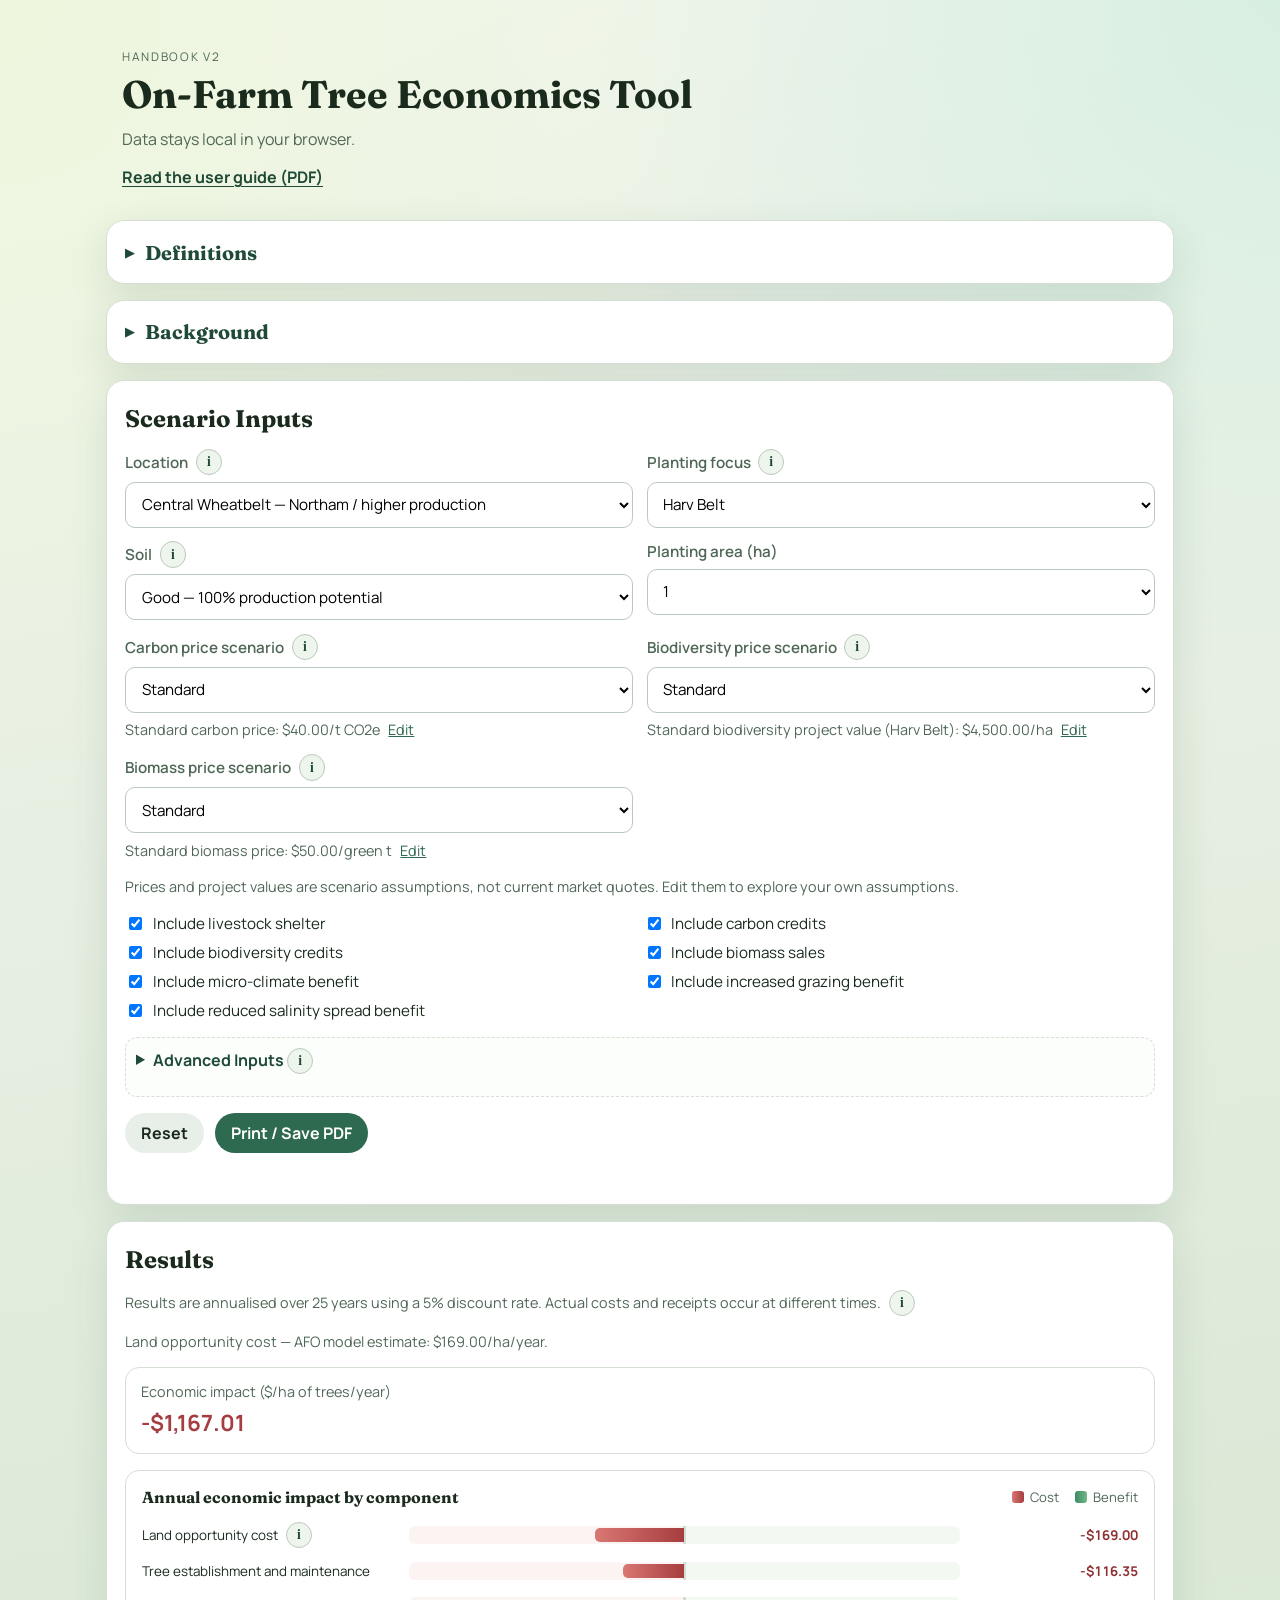
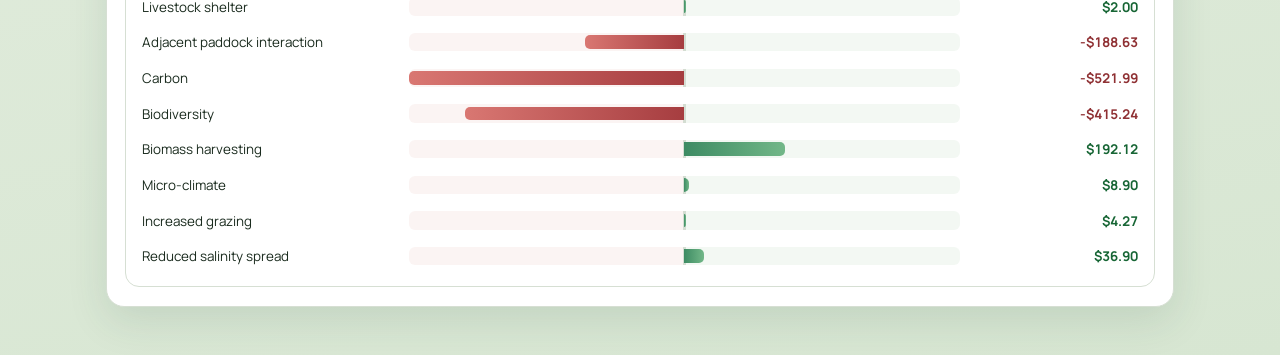
<file: index.html>
<!doctype html>
<html lang="en">
<head>
  <meta charset="utf-8">
  <meta name="viewport" content="width=device-width, initial-scale=1">
  <title>NRM Handbook Tool</title>
  <link rel="preconnect" href="https://fonts.googleapis.com">
  <link rel="preconnect" href="https://fonts.gstatic.com" crossorigin>
  <link href="https://fonts.googleapis.com/css2?family=Fraunces:wght@500;700&family=Manrope:wght@400;600;700&display=swap" rel="stylesheet">
  <link rel="stylesheet" href="./styles.css">
</head>
<body>
  <main class="app">
    <header class="hero">
      <p class="eyebrow">Handbook v2</p>
      <h1>On-Farm Tree Economics Tool</h1>
      <p class="subhead">Data stays local in your browser.</p>
      <a class="guide-link" href="./docs/Tree%20Economics%20Tool%20-%20User%20Guide.pdf" target="_blank" rel="noopener noreferrer">Read the user guide (PDF)</a>
    </header>

    <details class="panel intro-panel">
      <summary><h2>Definitions</h2></summary>
      <div class="background-grid">
        <article class="background-card">
          <h3 class="label-with-info">Tree Belt (or Block) <button type="button" class="info-button" popovertarget="belt-guidance" aria-label="About belts, blocks and spacing">i</button></h3>
          <p>The tree belt or block refers to the area occupied by planted trees, including an adjacent side buffer.</p>
          <p>The side buffer is treated as a no-cropping zone immediately next to the trees where production is negligible or uneconomic.</p>
          <p>In this analysis, the side buffer is 4 m wide for belts and 5 m wide for blocks.</p>
        </article>
        <article class="background-card">
          <h3>Competition Zone</h3>
          <p>The competition zone is the adjacent area that remains cropped or grazed under normal management.</p>
          <p>Production in this zone can be influenced by both negative interactions (for example, water, light, and nutrient competition) and positive interactions (for example, shelter and micro-climate moderation).</p>
        </article>
      </div>
      <figure class="definition-figure">
        <img src="./assets/definitions-figure.png" alt="Tree belt layout diagram showing open paddock, competition zones, belt, wind direction, and spacing terms.">
        <figcaption>Figure: Belt layout and spacing definitions used in this analysis.</figcaption>
      </figure>
    </details>

    <details class="panel intro-panel">
      <summary><h2>Background</h2></summary>
      <p class="subhead">
        This section provides background information regarding on-farm tree planting.
      </p>
      <div class="background-grid">
        <article class="background-card">
          <h3>Main Costs</h3>
          <p>The costs associated with tree plantations include establishment and maintenance costs, the opportunity cost of land planted to trees, and impacts to adjacent land.</p>
          <p>Many of these costs can be adjusted in the Advanced Inputs section below.</p>
        </article>
        <article class="background-card">
          <h3>Shelter</h3>
          <p>Trees can offer valuable shelter to livestock, reducing exposure to harsh weather, lowering energy expenditure, and improving survival rates, particularly for vulnerable animals such as twin-bearing ewes.</p>
          <p>The economic benefits of shelter depend on livestock behaviour, mob priority and management, and paddock configuration. Benefit is higher when high-priority mobs are placed in sheltered paddocks and when paddock layout improves shelter access.</p>
          <figure class="inline-figure">
            <img src="./assets/shelter.png" alt="Shelter zone illustration for paddocks and tree belt configuration.">
          </figure>
        </article>
        <article class="background-card">
          <h3>Adjacent Pasture and Crop Production</h3>
          <p>Tree belts can influence pasture and crop yields through competing effects. Yield can be reduced near trees due to shading and competition for water and nutrients, while further from trees wind protection can increase productivity.</p>
          <p>In this analysis, production is reduced by 38% between 0 and 11.2 m from trees, and increased by 4% between 16 and 80 m from trees.</p>
          <p>Harvested trees have half the interaction with adjacent land.</p>
        </article>
        <article class="background-card">
          <h3>Carbon Sequestration</h3>
          <p>Planting trees can sequester carbon. Projects registered under the ACCU Scheme can generate tradable carbon credits (ACCUs).</p>
          <p>This calculator values carbon through assumed credit sales and includes project setup and monitoring costs. Carbon retained within a farm emissions account can have value, but that use needs separate accounting and is not an additional sales income stream here.</p>
          <p>The calculation applies land management unit (LMU) scalars: good soils use 1.00, while poor soils use 0.70 in the Central Wheatbelt and 0.845 in the Eastern Wheatbelt. A further 5% risk deduction is applied.</p>
        </article>
        <article class="background-card">
          <h3>Biodiversity</h3>
          <p>Tree plantations, particularly with native species, can enhance on-farm biodiversity. Emerging environmental markets may provide incentives and income streams for projects that deliver biodiversity outcomes.</p>
          <p>Biodiversity outcomes and payments depend on the planting, project arrangements and buyer. The values in this tool are editable modelling assumptions, rather than current market quotes.</p>
          <p>Projects may also face setup and annual monitoring costs.</p>
        </article>
        <article class="background-card">
          <h3>Biomass Production</h3>
          <p>Above-ground biomass can be harvested and sold for clean energy and biofuel pathways (for example, via pyrolysis).</p>
          <p>Costs can include harvesting, on-farm handling, and road transport to processing facilities.</p>
          <p>The calculation applies LMU scalars: good soils use 1.00, while poor soils use 0.39 in the Central Wheatbelt and 0.69 in the Eastern Wheatbelt.</p>
        </article>
        <article class="background-card">
          <h3>Micro-climate</h3>
          <p>At farm scale, trees can influence micro-climate through evapotranspiration, local humidity changes, and temperature moderation, and may contribute to small local rainfall changes.</p>
          <p>In this tool context, a 10 km rainfall footprint is used and a 15% increase in tree cover is associated with a 2.6% rainfall increase assumption.</p>
          <p>Substantial tree area may be required before measurable on-farm production gains are observed.</p>
        </article>
        <article class="background-card">
          <h3>Groundwater and Salinity</h3>
          <p>Deep-rooted vegetation can reduce groundwater recharge and help limit the rise of saline groundwater when plantings are strategically located within contributing recharge areas. However, the magnitude and timing of the salinity benefit are highly site-specific, and substantial revegetation may be required before a measurable reduction in salinity spread occurs.</p>
          <p>This tool assumes that salinity expands by 23 ha/year in the Central Wheatbelt and 43 ha/year in the Eastern Wheatbelt. The annual cost of saline land is valued at $123/ha in the Central Wheatbelt and $82/ha in the Eastern Wheatbelt. Tree planting in recharge zones reduces this expansion in proportion to the contributing recharge area influenced. WA Wheatbelt modelling found recharge reductions of about three to ten times the area occupied by oil-mallee canopy (Bennett et al. 2012).</p>
        </article>
        <article class="background-card">
          <h3>Erosion</h3>
          <p>Vegetation can also support erosion control by stabilising soil and reducing wind and water impact. Financial outcomes are highly farm-specific and depend on local conditions and existing management practices.</p>
          <p>In this analysis, the benefits of erosion mitigation are only allocated to belt plantings.</p>
          <p>The value benefit was estimated based on reduced erosion risk allowing an additional 250 kg DM per hectare to be grazed.</p>
        </article>
      </div>
      <article class="background-card model-note">
        <h3>Quantifying Whole-Farm Interactions</h3>
        <p>The physical effects of livestock shelter, adjacent pasture and crop production, salinity, erosion, and micro-climate are converted into annual economic values using the Australian Farm Optimisation (AFO) model, an advanced whole-farm bio-economic optimisation model.</p>
        <p>This tool uses AFO-derived values for the relevant location, soil, planting design, and planting area. It does not run the full AFO model in the browser.</p>
        <details class="interaction-details">
          <summary>View AFO-derived values and how they are applied</summary>
          <div class="table-wrap interaction-table-wrap">
            <table class="interaction-table">
              <thead>
                <tr><th>Interaction</th><th>Embedded AFO output</th><th>Varies by</th></tr>
              </thead>
              <tbody>
                <tr><td>Land opportunity cost</td><td>$23-$171.40/ha of trees/year</td><td>Region, soil and planting area</td></tr>
                <tr><td>Livestock shelter</td><td>$0-$11.75/ha of trees/year benefit</td><td>Region, planting design, soil and area</td></tr>
                <tr><td>Adjacent production</td><td>$13-$384/ha of trees/year cost</td><td>Region, planting design and soil</td></tr>
                <tr><td>Micro-climate</td><td>Central $8.90; Eastern $25.55/ha of trees/year benefit</td><td>Region and production-increase assumption</td></tr>
                <tr><td>Erosion/increased grazing</td><td>$0-$27.24/ha of trees/year benefit</td><td>Region and planting design; blocks receive zero</td></tr>
                <tr><td>Cost of saline land</td><td>Central $123; Eastern $82/ha of saline land/year</td><td>Region</td></tr>
              </tbody>
            </table>
          </div>
          <p>Land opportunity cost and adjacent production impacts are included directly in every scenario. Shelter, micro-climate, erosion and salinity benefits can be switched on or off by the user.</p>
          <p>Land, shelter, adjacent production, micro-climate and erosion values are already expressed per hectare of trees per year. The cost of saline land is instead combined with the additional saline area and the share of its contributing recharge area influenced by trees.</p>
        </details>
        <p><a href="https://farmoptimisation.com/advanced-farm-planning/" target="_blank" rel="noopener noreferrer">Learn more about Farm Optimiser and whole-farm optimisation</a>.</p>
      </article>
    </details>

    <section class="panel">
      <h2>Scenario Inputs</h2>
      <form id="calculator-form" novalidate>
        <div class="field-grid">
          <div class="field"><div class="label-with-info"><label for="location">Location</label><button type="button" class="info-button" popovertarget="location-guidance" aria-label="About location and the region map">i</button></div><select id="location" name="location"><option value="Central wheatbelt">Central Wheatbelt — Northam / higher production</option><option value="Eastern wheatbelt">Eastern Wheatbelt — Merredin / lower production</option></select></div>
          <div class="field"><div class="label-with-info"><label for="focus">Planting focus</label><button type="button" class="info-button" popovertarget="planting-guidance" aria-label="About planting focus options">i</button></div><select id="focus" name="focus"><option>Carb Block</option><option>Carb Belt</option><option>Bio Block</option><option>Harv Belt</option></select></div>
          <div class="field"><div class="label-with-info"><label for="soil">Soil</label><button type="button" class="info-button" popovertarget="soil-guidance" aria-label="About soil production potential">i</button></div><select id="soil" name="soil"><option value="Poor">Poor — 70% production potential</option><option value="Good">Good — 100% production potential</option></select></div>
          <label class="field"><span>Planting area (ha)</span><select name="area"><option value="1">1</option><option value="10">10</option><option value="100">100</option></select></label>
          <div class="field"><div class="label-with-info"><label for="carbon-price-scenario">Carbon price scenario</label><button type="button" class="info-button" popovertarget="price-guidance" aria-label="About carbon price scenarios">i</button></div><select id="carbon-price-scenario" name="carbonPriceScenario"><option>Low (-50%)</option><option>Standard</option><option>High (+50%)</option></select><div class="price-note"><small id="carbon-price-applied" class="input-note"></small><button type="button" class="price-edit" data-price-field="carbonPriceBase" aria-label="Edit standard carbon price">Edit</button></div></div>
          <div class="field"><div class="label-with-info"><label for="biodiversity-price-scenario">Biodiversity price scenario</label><button type="button" class="info-button" popovertarget="price-guidance" aria-label="About biodiversity price scenarios">i</button></div><select id="biodiversity-price-scenario" name="biodiversityPriceScenario"><option>Low -50%</option><option>Standard</option><option>High +50%</option></select><div class="price-note"><small id="biodiversity-value-standard" class="input-note"></small><button type="button" class="price-edit" data-price-field="biodiversityValueHarvBelt" id="edit-biodiversity-value" aria-label="Edit standard biodiversity project value">Edit</button></div></div>
          <div class="field"><div class="label-with-info"><label for="biomass-price-scenario">Biomass price scenario</label><button type="button" class="info-button" popovertarget="price-guidance" aria-label="About biomass price scenarios">i</button></div><select id="biomass-price-scenario" name="biomassPriceScenario"><option>Low -50%</option><option>Standard</option><option>High +50%</option></select><div class="price-note"><small id="biomass-price-applied" class="input-note"></small><button type="button" class="price-edit" data-price-field="biomassPriceBase" aria-label="Edit standard biomass price">Edit</button></div></div>
        </div>

        <p class="input-note">Prices and project values are scenario assumptions, not current market quotes. Edit them to explore your own assumptions.</p>

        <div class="check-grid">
          <label><input type="checkbox" name="includeShelter"> Include livestock shelter</label>
          <label><input type="checkbox" name="includeCarbon"> Include carbon credits</label>
          <label><input type="checkbox" name="includeBiodiversity"> Include biodiversity credits</label>
          <label><input type="checkbox" name="includeBiomass"> Include biomass sales</label>
          <label><input type="checkbox" name="includeMicroclimate"> Include micro-climate benefit</label>
          <label><input type="checkbox" name="includeErosion"> Include increased grazing benefit</label>
          <label><input type="checkbox" name="includeSalinity"> Include reduced salinity spread benefit</label>
        </div>

        <details>
          <summary>Advanced Inputs <button type="button" class="info-button" popovertarget="advanced-guidance" aria-label="About using advanced inputs">i</button></summary>


          <fieldset class="assumption-group">
            <legend class="label-with-info">Land opportunity cost <button type="button" class="info-button" popovertarget="land-override-guidance" aria-label="About using your own land opportunity cost">i</button></legend>
            <label class="override-toggle"><input type="checkbox" name="useCustomLandOpportunityCost"> Use my own annual land opportunity cost</label>
            <label class="field"><span>Farming profit forgone ($/ha/year)</span><input type="number" name="landOpportunityCostOverride" min="0" step="0.01" disabled></label>
          </fieldset>

          <fieldset class="assumption-group">
            <legend>Cost - Initial Costs (Site Prep)</legend>
            <div class="field-grid">
              <label class="field"><span>Ripping/Mounding ($/ha)</span><input type="number" name="costRippingMounding" step="1"></label>
              <label class="field"><span>Initial Weed Control ($/ha)</span><input type="number" name="costInitialWeed" step="1"></label>
              <label class="field"><span>Fertiliser Base ($/ha)</span><input type="number" name="costFertBaseInit" step="1"></label>
              <label class="field"><span>Fertiliser Extra if Harvested ($/ha)</span><input type="number" name="costFertExtraInitHarvest" step="1"></label>
            </div>
          </fieldset>

          <fieldset class="assumption-group">
            <legend>Cost - Initial Costs (Planting)</legend>
            <div class="field-grid">
              <label class="field"><span>Seedlings ($/plant)</span><input type="number" name="costSeedlings" step="0.1"></label>
              <label class="field"><span>Mortality (%)</span><input type="number" name="costMortality" step="0.1"></label>
              <label class="field"><span>Planting Rate (plants/day)</span><input type="number" name="plantingRate" step="1"></label>
              <label class="field"><span>Planting Equipment ($/day)</span><input type="number" name="costPlantingEquipPerDay" step="1"></label>
              <label class="field"><span>Farmer Labour - Planting ($/day)</span><input type="number" name="costPlantingLabourPerDay" step="1"></label>
            </div>
          </fieldset>

          <fieldset class="assumption-group">
            <legend>Cost - Year 1 Costs</legend>
            <div class="field-grid">
              <label class="field"><span>Weed Control ($/ha)</span><input type="number" name="costYear1Weed" step="1"></label>
              <label class="field"><span>Fertiliser Base ($/ha)</span><input type="number" name="costYear1FertBase" step="1"></label>
              <label class="field"><span>Fertiliser Extra if Harvested ($/ha)</span><input type="number" name="costYear1FertExtraHarvest" step="1"></label>
            </div>
          </fieldset>

          <fieldset class="assumption-group">
            <legend>Cost - Ongoing Costs</legend>
            <div class="field-grid">
              <label class="field"><span>Weed Control ($/ha)</span><input type="number" name="costOngoingWeed" step="1"></label>
              <label class="field"><span>Fertiliser Base ($/ha)</span><input type="number" name="costOngoingFertBase" step="1"></label>
              <label class="field"><span>Fertiliser Extra if Harvested ($/ha)</span><input type="number" name="costOngoingFertExtraHarvest" step="1"></label>
            </div>
          </fieldset>

          <fieldset class="assumption-group">
            <legend>Sequestration Costs</legend>
            <div class="field-grid">
              <label class="field"><span>Setup Monitoring and Auditing ($/farm)</span><input type="number" name="costSequestrationSetupFarm" step="1"></label>
              <label class="field"><span>Annual Monitoring and Auditing ($/ha)</span><input type="number" name="costSequestrationAnnualHa" step="1"></label>
            </div>
          </fieldset>

          <fieldset id="biodiversity-values" class="assumption-group">
            <legend>Biodiversity Costs and Values</legend>
            <div class="field-grid">
              <label class="field"><span>Setup Monitoring and Auditing ($/farm)</span><input type="number" name="costBiodiversitySetupFarm" step="1"></label>
              <label class="field"><span>Annual Monitoring and Auditing ($/ha)</span><input type="number" name="costBiodiversityAnnualHa" step="1"></label>
            </div>
            <div class="field-grid four-col">
              <label class="field"><span>Total Project Value - Carb Block ($/ha)</span><input type="number" name="biodiversityValueCarbBlock" step="1"></label>
              <label class="field"><span>Total Project Value - Carb Belt ($/ha)</span><input type="number" name="biodiversityValueCarbBelt" step="1"></label>
              <label class="field"><span>Total Project Value - Bio Block ($/ha)</span><input type="number" name="biodiversityValueBioBlock" step="1"></label>
              <label class="field"><span>Total Project Value - Harv Belt ($/ha)</span><input type="number" name="biodiversityValueHarvBelt" step="1"></label>
            </div>
          </fieldset>

          <fieldset class="assumption-group">
            <legend>Carbon Sequestration Values</legend>
            <div class="field-grid"><label class="field"><span>Carbon Price - Standard ($/t CO2e)</span><input id="carbon-price-base" type="number" name="carbonPriceBase" step="1" min="0"></label></div>
            <div class="field-grid four-col">
              <label class="field region-input" data-region="Central wheatbelt"><span>Average Yield - Carb Block (t CO2e/ha/yr)</span><input type="number" name="carbonYieldCarbBlockCentral" step="0.01"></label>
              <label class="field region-input" data-region="Eastern wheatbelt"><span>Average Yield - Carb Block (t CO2e/ha/yr)</span><input type="number" name="carbonYieldCarbBlockEastern" step="0.01"></label>
              <label class="field region-input" data-region="Central wheatbelt"><span>Average Yield - Carb Belt (t CO2e/ha/yr)</span><input type="number" name="carbonYieldCarbBeltCentral" step="0.01"></label>
              <label class="field region-input" data-region="Eastern wheatbelt"><span>Average Yield - Carb Belt (t CO2e/ha/yr)</span><input type="number" name="carbonYieldCarbBeltEastern" step="0.01"></label>
              <label class="field region-input" data-region="Central wheatbelt"><span>Average Yield - Bio Block (t CO2e/ha/yr)</span><input type="number" name="carbonYieldBioBlockCentral" step="0.01"></label>
              <label class="field region-input" data-region="Eastern wheatbelt"><span>Average Yield - Bio Block (t CO2e/ha/yr)</span><input type="number" name="carbonYieldBioBlockEastern" step="0.01"></label>
              <label class="field region-input" data-region="Central wheatbelt"><span>Average Yield - Harv Belt (t CO2e/ha/yr)</span><input type="number" name="carbonYieldHarvBeltCentral" step="0.01"></label>
              <label class="field region-input" data-region="Eastern wheatbelt"><span>Average Yield - Harv Belt (t CO2e/ha/yr)</span><input type="number" name="carbonYieldHarvBeltEastern" step="0.01"></label>
            </div>
          </fieldset>

          <fieldset class="assumption-group">
            <legend>Biomass Harvesting</legend>
            <div class="field-grid four-col">
              <label class="field region-input" data-region="Central wheatbelt"><span>Average Yield - Carb Block (green t/ha/yr)</span><input type="number" name="biomassYieldCarbBlockCentral" step="0.01"></label>
              <label class="field region-input" data-region="Eastern wheatbelt"><span>Average Yield - Carb Block (green t/ha/yr)</span><input type="number" name="biomassYieldCarbBlockEastern" step="0.01"></label>
              <label class="field region-input" data-region="Central wheatbelt"><span>Average Yield - Carb Belt (green t/ha/yr)</span><input type="number" name="biomassYieldCarbBeltCentral" step="0.01"></label>
              <label class="field region-input" data-region="Eastern wheatbelt"><span>Average Yield - Carb Belt (green t/ha/yr)</span><input type="number" name="biomassYieldCarbBeltEastern" step="0.01"></label>
              <label class="field region-input" data-region="Central wheatbelt"><span>Average Yield - Bio Block (green t/ha/yr)</span><input type="number" name="biomassYieldBioBlockCentral" step="0.01"></label>
              <label class="field region-input" data-region="Eastern wheatbelt"><span>Average Yield - Bio Block (green t/ha/yr)</span><input type="number" name="biomassYieldBioBlockEastern" step="0.01"></label>
              <label class="field region-input" data-region="Central wheatbelt"><span>Average Yield - Harv Belt (green t/ha/yr)</span><input type="number" name="biomassYieldHarvBeltCentral" step="0.01"></label>
              <label class="field region-input" data-region="Eastern wheatbelt"><span>Average Yield - Harv Belt (green t/ha/yr)</span><input type="number" name="biomassYieldHarvBeltEastern" step="0.01"></label>
            </div>
            <div class="field-grid">
              <label class="field"><span>Biomass Price - Standard ($/t green)</span><input type="number" name="biomassPriceBase" step="1"></label>
              <label class="field"><span>Contract Cost ($/hr)</span><input type="number" name="costHarvestContractHr" step="1"></label>
              <label class="field"><span>Harvest Rate (t/hr)</span><input type="number" name="harvestRateTHr" step="1"></label>
              <label class="field"><span>Transport ($/t/km)</span><input type="number" name="costTransportPerTKm" step="1"></label>
              <label class="field"><span>Transport Distance (km)</span><input type="number" name="transportDistanceKm" step="1"></label>
            </div>
          </fieldset>

          <fieldset class="assumption-group">
            <legend>Micro-climate</legend>
            <div class="field-grid">
              <label class="field region-input" data-region="Central wheatbelt"><span>Production Increase (%)</span><input type="number" name="microIncreaseCentral" step="0.1"></label>
              <label class="field region-input" data-region="Eastern wheatbelt"><span>Production Increase (%)</span><input type="number" name="microIncreaseEastern" step="0.1"></label>
            </div>
          </fieldset>

          <fieldset class="assumption-group">
            <legend>Salinity Benefits</legend>
            <div class="field-grid">
              <label class="field region-input" data-region="Central wheatbelt"><span>Additional Saline Area (ha/year)</span><input type="number" name="salinityAdditionalAreaCentral" step="1"></label>
              <label class="field region-input" data-region="Eastern wheatbelt"><span>Additional Saline Area (ha/year)</span><input type="number" name="salinityAdditionalAreaEastern" step="1"></label>
              <label class="field region-input" data-region="Central wheatbelt"><span>Contributing Recharge Area (ha)</span><input type="number" name="salinityRechargeAreaCentral" step="1"></label>
              <label class="field region-input" data-region="Eastern wheatbelt"><span>Contributing Recharge Area (ha)</span><input type="number" name="salinityRechargeAreaEastern" step="1"></label>
              <label class="field region-input" data-region="Central wheatbelt"><span>Recharge Area Influenced per ha of Trees (ha)</span><input type="number" name="salinityRechargeInfluenceCentral" step="0.1"></label>
              <label class="field region-input" data-region="Eastern wheatbelt"><span>Recharge Area Influenced per ha of Trees (ha)</span><input type="number" name="salinityRechargeInfluenceEastern" step="0.1"></label>
            </div>
          </fieldset>
        </details>
      </form>

      <div class="actions">
        <button id="reset-btn" type="button" class="btn btn-quiet">Reset</button>
        <button id="print-btn" type="button" class="btn">Print / Save PDF</button>
      </div>
      <p id="validation-message" class="validation-message" aria-live="polite"></p>
    </section>

    <section class="panel">
      <h2>Results</h2>
      <p class="input-note label-with-info">Results are annualised over 25 years using a 5% discount rate. Actual costs and receipts occur at different times. <button type="button" class="info-button" popovertarget="timing-guidance" aria-label="About return timing and annualisation">i</button></p>
      <p id="land-cost-source" class="input-note"></p>
      <div class="results-grid">
        <article class="result-card">
          <p class="label">Economic impact ($/ha of trees/year)</p>
          <p id="total-impact" class="value">$0</p>
        </article>
      </div>
      <figure class="component-chart-card">
        <div class="chart-heading">
          <figcaption>Annual economic impact by component</figcaption>
          <div class="chart-legend" aria-hidden="true">
            <span><i class="legend-swatch cost"></i>Cost</span>
            <span><i class="legend-swatch benefit"></i>Benefit</span>
          </div>
        </div>
        <div id="component-chart" class="component-chart" role="group" aria-label="Economic costs and benefits by component"></div>
      </figure>
    </section>
  </main>

  <section id="belt-guidance" class="info-popover" popover role="dialog" aria-labelledby="belt-guidance-title">
    <div class="popover-heading">
      <h2 id="belt-guidance-title">Belts, blocks and spacing</h2>
      <button type="button" class="popover-close" popovertarget="belt-guidance" popovertargetaction="hide" aria-label="Close belts, blocks and spacing help" autofocus>&times;</button>
    </div>
    <p>Belts are narrow strips of trees with cropping or grazing land between them. Blocks concentrate trees in a broader planted area.</p>
    <p>The diagram shows one belt containing two tree rows. Inter-row spacing is the gap between rows within a belt; separate belts have cropping or grazing land between them.</p>
  </section>

  <section id="location-guidance" class="info-popover location-popover" popover role="dialog" aria-labelledby="location-guidance-title">
    <div class="popover-heading">
      <h2 id="location-guidance-title">Choosing a location</h2>
      <button type="button" class="popover-close" popovertarget="location-guidance" popovertargetaction="hide" aria-label="Close choosing a location help" autofocus>&times;</button>
    </div>
    <p>The model uses representative farming systems based around Northam and Merredin to capture contrasting production conditions.</p>
            <p>Choose <strong>Central Wheatbelt</strong> for higher-production conditions and <strong>Eastern Wheatbelt</strong> for lower-production conditions. Use the closest match to your farm's production, rather than its location alone. These settings can also represent other Wheatbelt areas with similar production.</p>
            <p>Location mainly affects the land opportunity cost: the farming profit forgone by allocating land to trees. It also changes tree-growth assumptions and several farm benefits.</p>
            <p>Apply care outside the Wheatbelt, where the underlying assumptions may be less suitable.</p>
    <details class="location-map">
          <summary>View location map</summary>
          <figure class="definition-figure">
            <img src="./assets/wheatbelt-locations.svg" alt="Geographic reference map showing Perth near the coast, Northam inland to the north-east and Merredin further east." width="660" height="380" loading="lazy">
            <div class="map-key">
              <p><strong class="map-key-central">Northam — Central Wheatbelt</strong>Higher-production model setting.</p>
              <p><strong class="map-key-eastern">Merredin — Eastern Wheatbelt</strong>Lower-production model setting.</p>
            </div>
            <figcaption>Reference towns shown at approximate locations. Choose the closest production conditions; these settings do not define geographic boundaries or correspond directly to WNRM sub-regions. Coastline: <a href="https://www.naturalearthdata.com/" target="_blank" rel="noopener noreferrer">Natural Earth</a>. <a href="./assets/wnrm-subregions.pdf" target="_blank" rel="noopener noreferrer">Open the original WNRM sub-region map (PDF)</a>.</figcaption>
          </figure>
        </details>
  </section>

  <section id="planting-guidance" class="info-popover" popover role="dialog" aria-labelledby="planting-guidance-title">
    <div class="popover-heading">
      <h2 id="planting-guidance-title">Choosing a planting focus</h2>
      <button type="button" class="popover-close" popovertarget="planting-guidance" popovertargetaction="hide" aria-label="Close choosing a planting focus help" autofocus>&times;</button>
    </div>
    <p><strong>Carb Block — Carbon block:</strong> A block of trees planted primarily for carbon sequestration.</p>
            <p><strong>Carb Belt — Carbon belt:</strong> Narrow belts planted for carbon sequestration and benefits such as livestock shelter.</p>
            <p><strong>Bio Block — Biodiversity block:</strong> A lower-density planting of trees and shrubs focused on biodiversity.</p>
            <p><strong>Harv Belt — Harvesting belt:</strong> Belts managed for periodic biomass harvesting.</p>
            <p>Choose the design closest to your proposed planting, then compare alternatives. The focus sets planting and management assumptions; the scenario checkboxes control which income streams and benefits are included.</p>
            <p>Compare options using annualised economic impact in dollars per hectare of trees per year.</p>
  </section>

  <section id="soil-guidance" class="info-popover" popover role="dialog" aria-labelledby="soil-guidance-title">
    <div class="popover-heading">
      <h2 id="soil-guidance-title">Soil production potential</h2>
      <button type="button" class="popover-close" popovertarget="soil-guidance" popovertargetaction="hide" aria-label="Close soil production potential help" autofocus>&times;</button>
    </div>
    <p>Choose for the land you intend to plant. <strong>Good represents 100% production potential</strong> for crops or pastures; <strong>Poor represents 70%</strong> of that potential under similar regional conditions.</p>
    <p>Soil choice affects farming profit forgone, tree growth and interactions with adjacent land.</p>
  </section>

  <section id="price-guidance" class="info-popover" popover role="dialog" aria-labelledby="price-guidance-title">
    <div class="popover-heading">
      <h2 id="price-guidance-title">Price scenarios</h2>
      <button type="button" class="popover-close" popovertarget="price-guidance" popovertargetaction="hide" aria-label="Close price scenarios help" autofocus>&times;</button>
    </div>
    <p>Standard uses your entered carbon price or the biomass price and biodiversity project values in Advanced Inputs. Low reduces the relevant price or value by 50%; High increases it by 50%. These are scenario assumptions, not current market quotes. Prices are held constant through the modelled period; future price escalation and CPI are not modelled.</p>
  </section>

  <section id="land-guidance" class="info-popover" popover role="dialog" aria-labelledby="land-guidance-title">
    <div class="popover-heading">
      <h2 id="land-guidance-title">Land opportunity cost</h2>
      <button type="button" class="popover-close" popovertarget="land-guidance" popovertargetaction="hide" aria-label="Close land opportunity cost help" autofocus>&times;</button>
    </div>
    <p>It represents <strong>farming profit forgone</strong>, rather than the purchase value of land.</p>
    <p>The current estimate comes from AFO-derived values selected by <strong>region, soil and planting area</strong>.</p>
  </section>

  <section id="land-override-guidance" class="info-popover" popover role="dialog" aria-labelledby="land-override-title">
    <div class="popover-heading"><h2 id="land-override-title">Your own land opportunity cost</h2><button type="button" class="popover-close" popovertarget="land-override-guidance" popovertargetaction="hide" aria-label="Close land override help" autofocus>&times;</button></div>
    <p>Enter the annual farming profit you expect to forgo on each hectare planted to trees. Consider the best realistic alternative use, including grazing where cropping is unproductive. Enter zero if no farming profit is forgone.</p>
    <p>A paddock gross margin may differ from whole-farm profit forgone. This input replaces only the land opportunity-cost component; region and soil still set tree-growth assumptions and other farm effects.</p>
    <p>Turn the option off to return to the AFO model estimate. Reset restores the default settings.</p>
  </section>

  <section id="timing-guidance" class="info-popover" popover role="dialog" aria-labelledby="timing-title">
    <div class="popover-heading"><h2 id="timing-title">Return timing</h2><button type="button" class="popover-close" popovertarget="timing-guidance" popovertargetaction="hide" aria-label="Close return timing help" autofocus>&times;</button></div>
    <p>Upfront and later project costs and returns are converted to equivalent annual amounts over 25 years at a 5% discount rate. The total is an economic comparison, rather than an annual cash-flow forecast or payback period.</p>
    <p>Carbon uses a changing annual sequestration profile, scaled by the average yield you enter. Biomass receipts occur in modelled harvest years. Biodiversity uses an assumed upfront total project value per hectare, annualised over the same period, less setup and annual monitoring costs.</p>
    <p>The discount rate reflects the timing of money; it is not a loan interest rate or a CPI adjustment. Some ongoing farming effects are already supplied as annual AFO values.</p>
  </section>

  <section id="advanced-guidance" class="info-popover" popover role="dialog" aria-labelledby="advanced-guidance-title">
    <div class="popover-heading">
      <h2 id="advanced-guidance-title">Advanced inputs</h2>
      <button type="button" class="popover-close" popovertarget="advanced-guidance" popovertargetaction="hide" aria-label="Close advanced inputs help" autofocus>&times;</button>
    </div>
    <p>These inputs start with default assumptions. Change only the values for which you have better information; all other values keep their current settings. Leave existing values in place rather than clearing fields, as blanks do not restore defaults. Changes are saved in this browser. Use Reset to restore all inputs, including scenario selections, to their defaults.</p>
  </section>
  <script src="./app.js"></script>
</body>
</html>
</file>
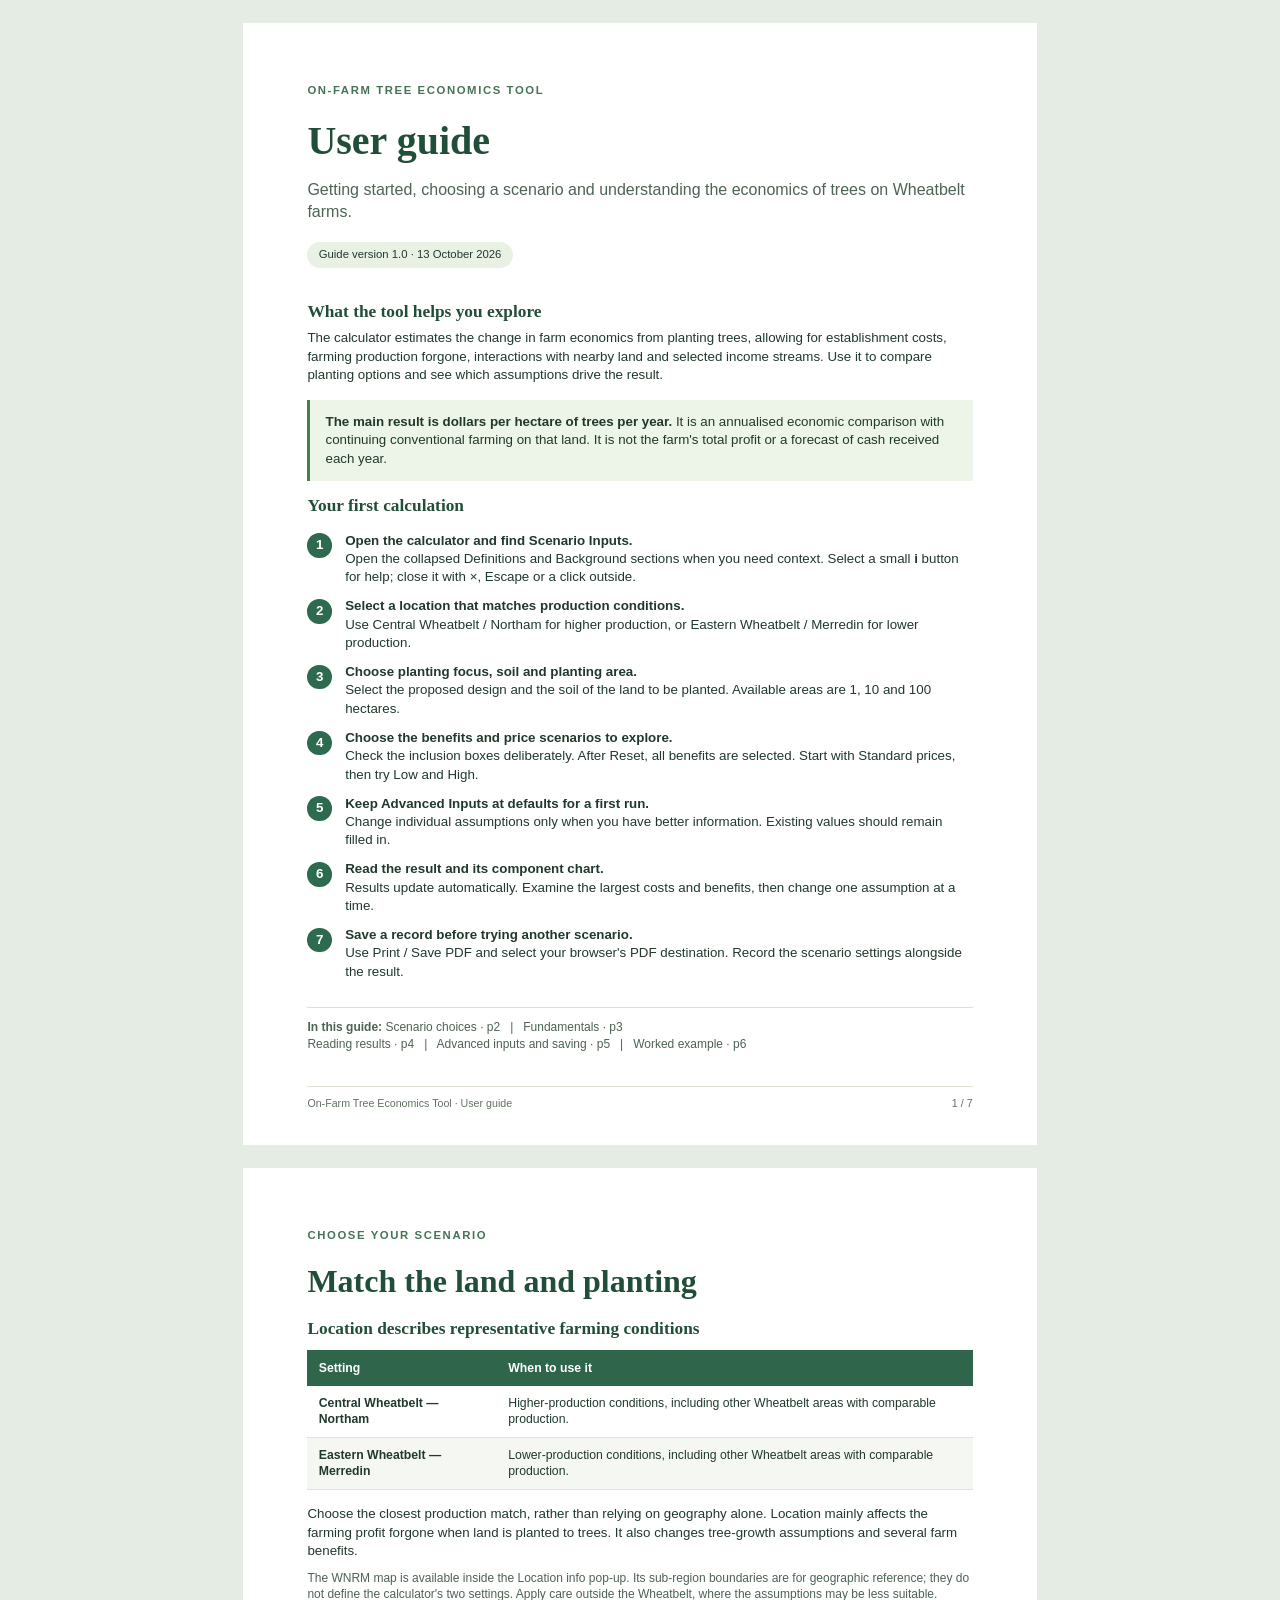
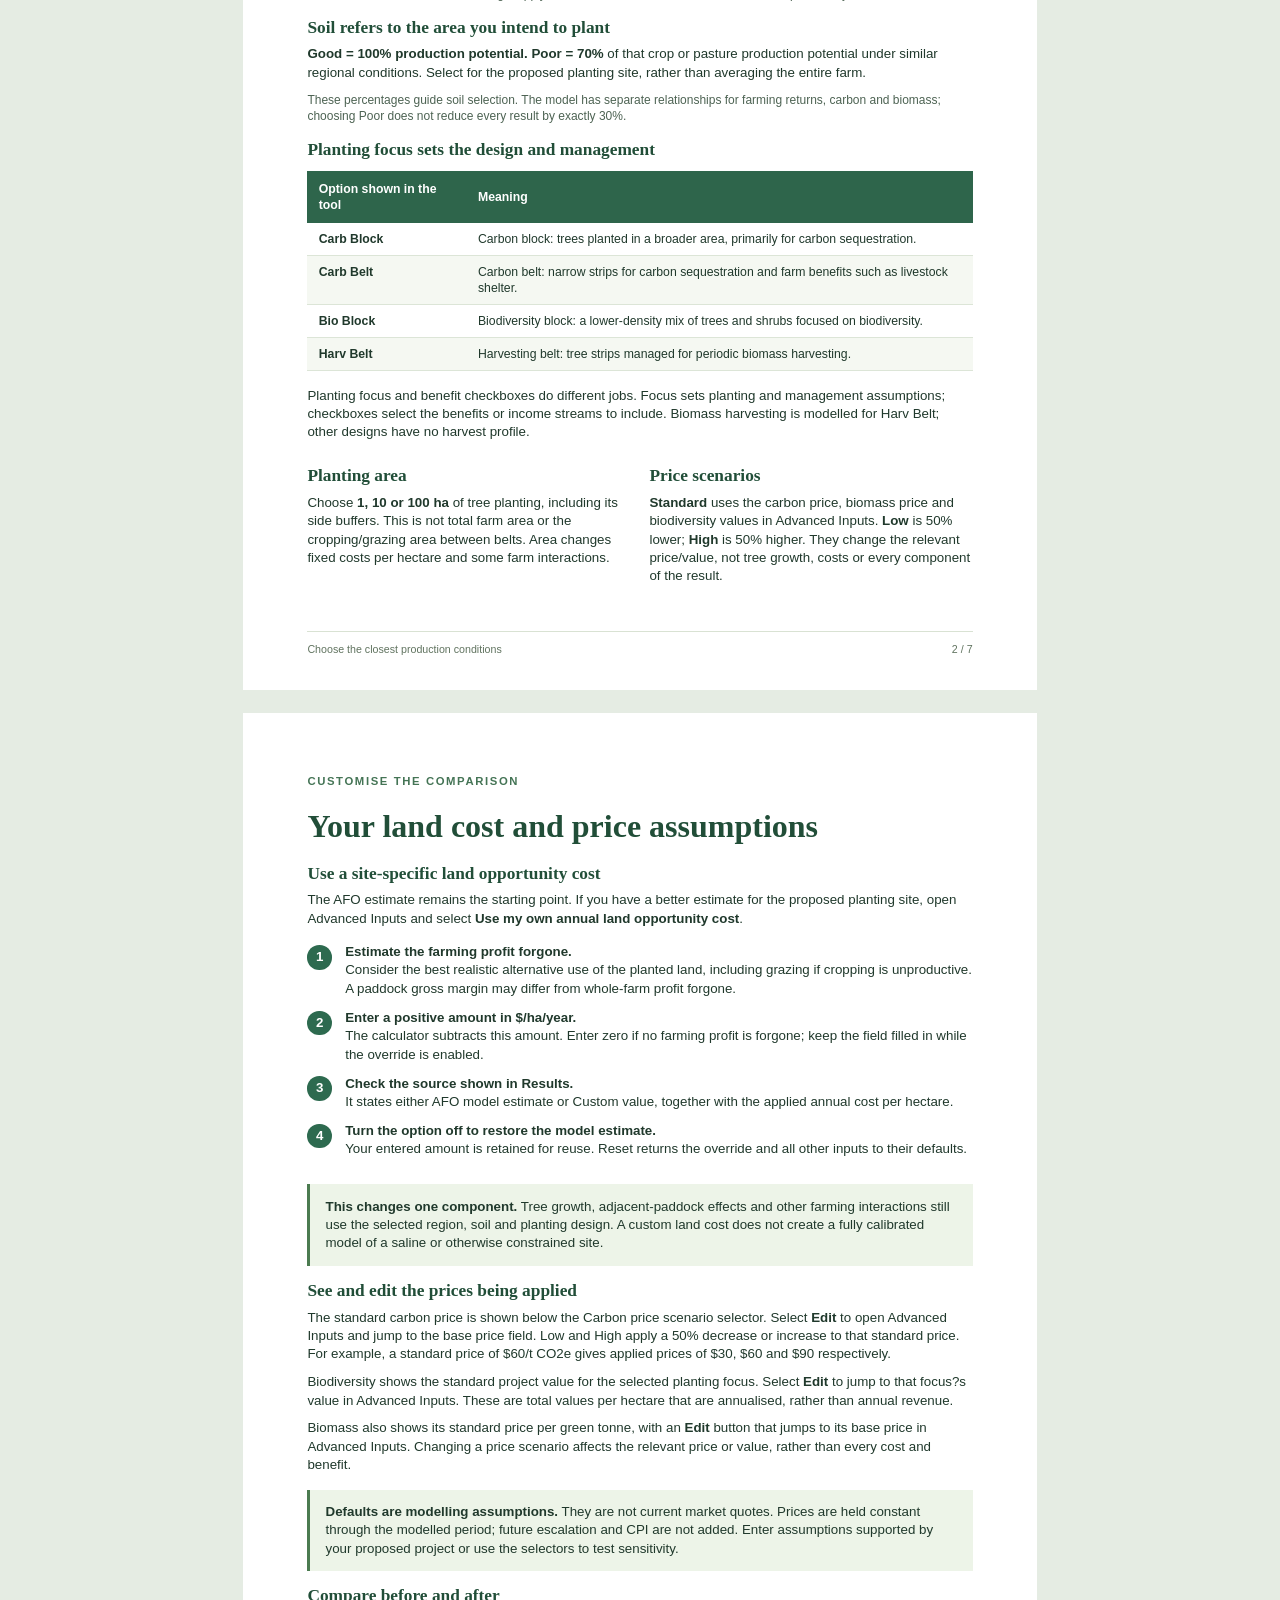
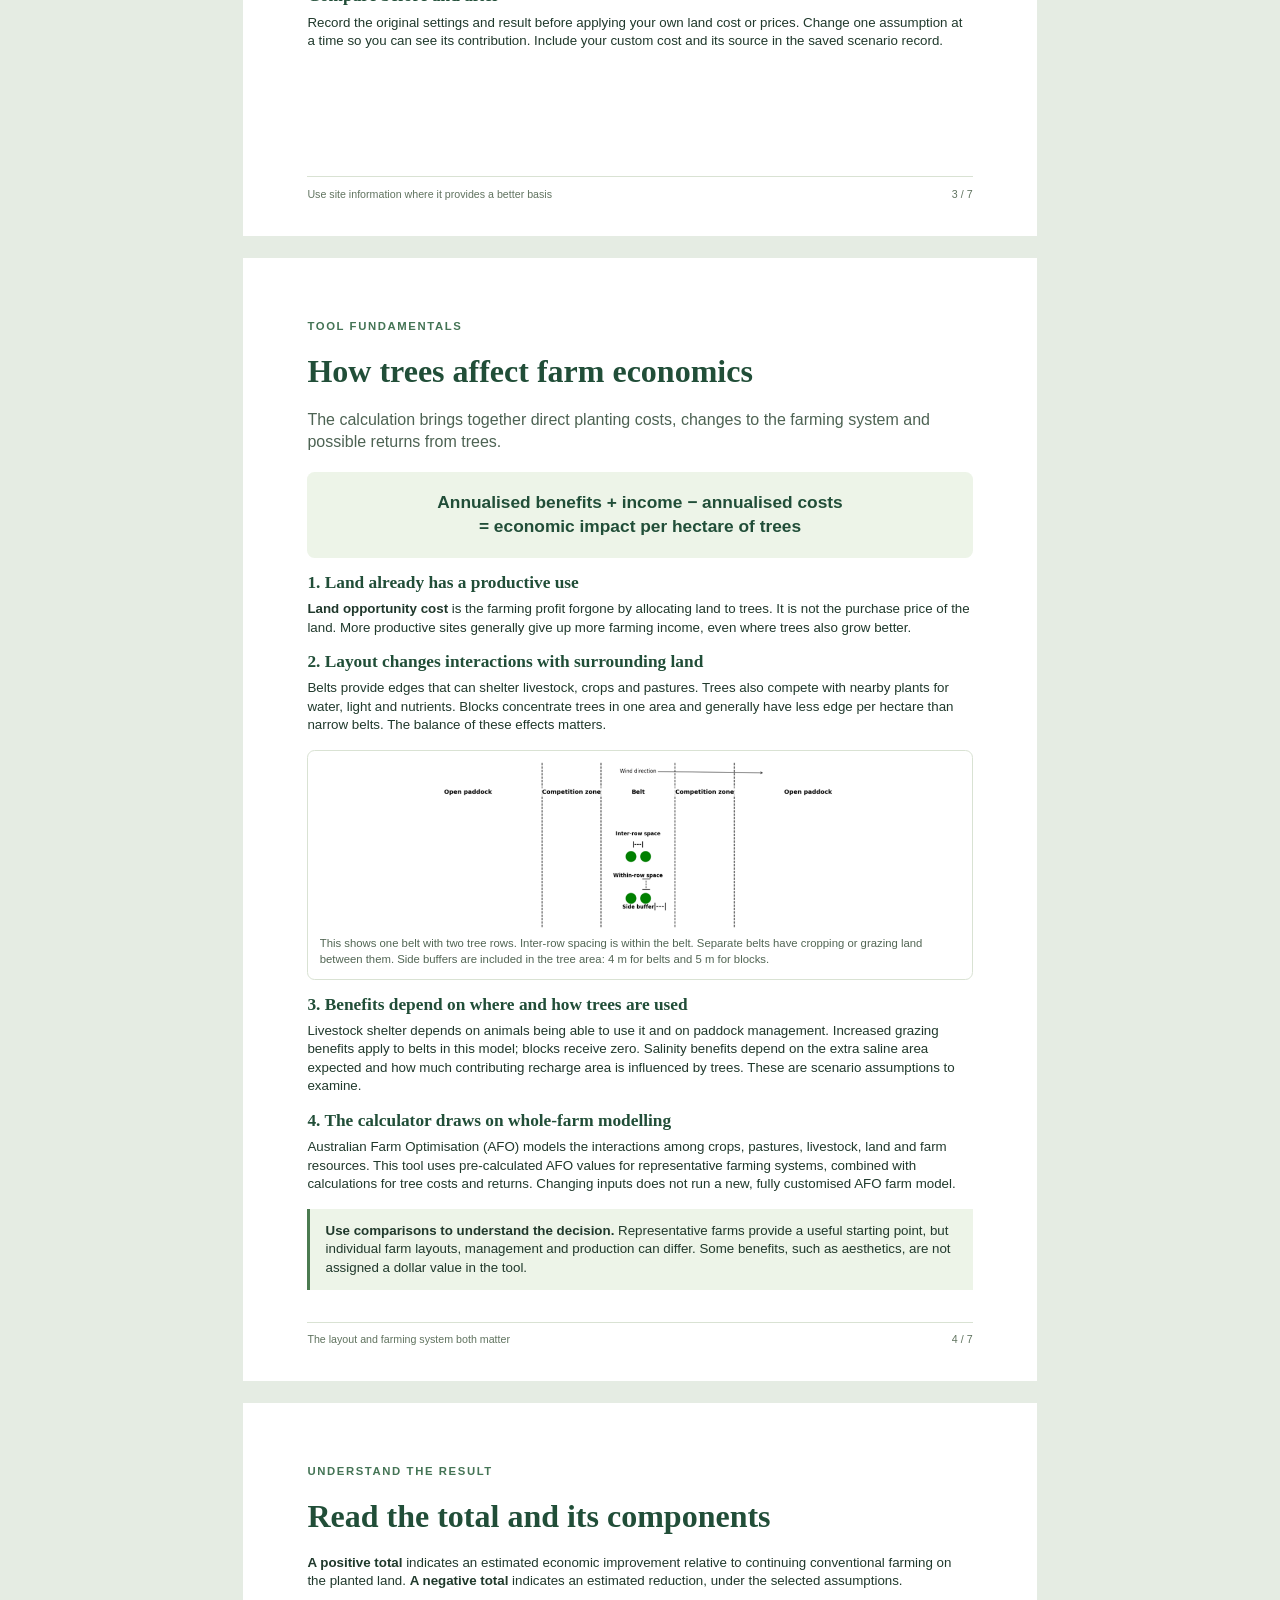
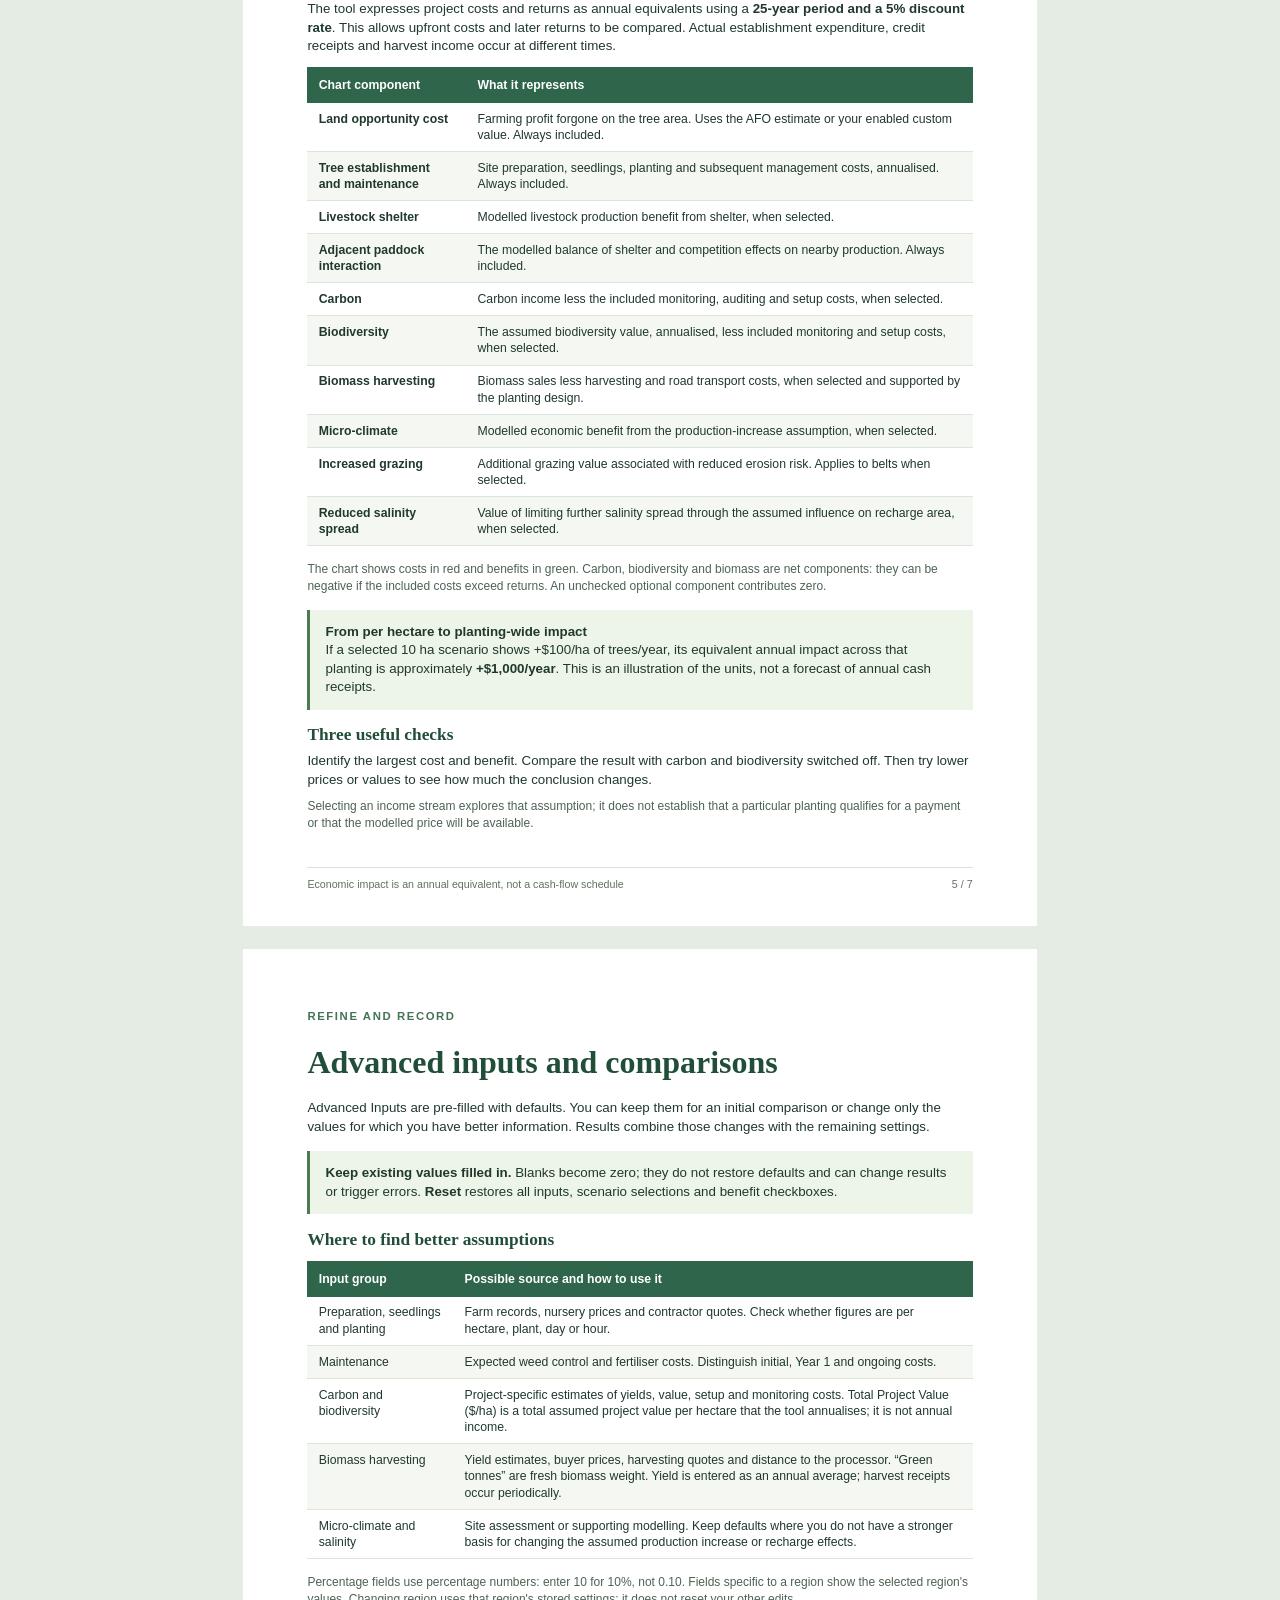
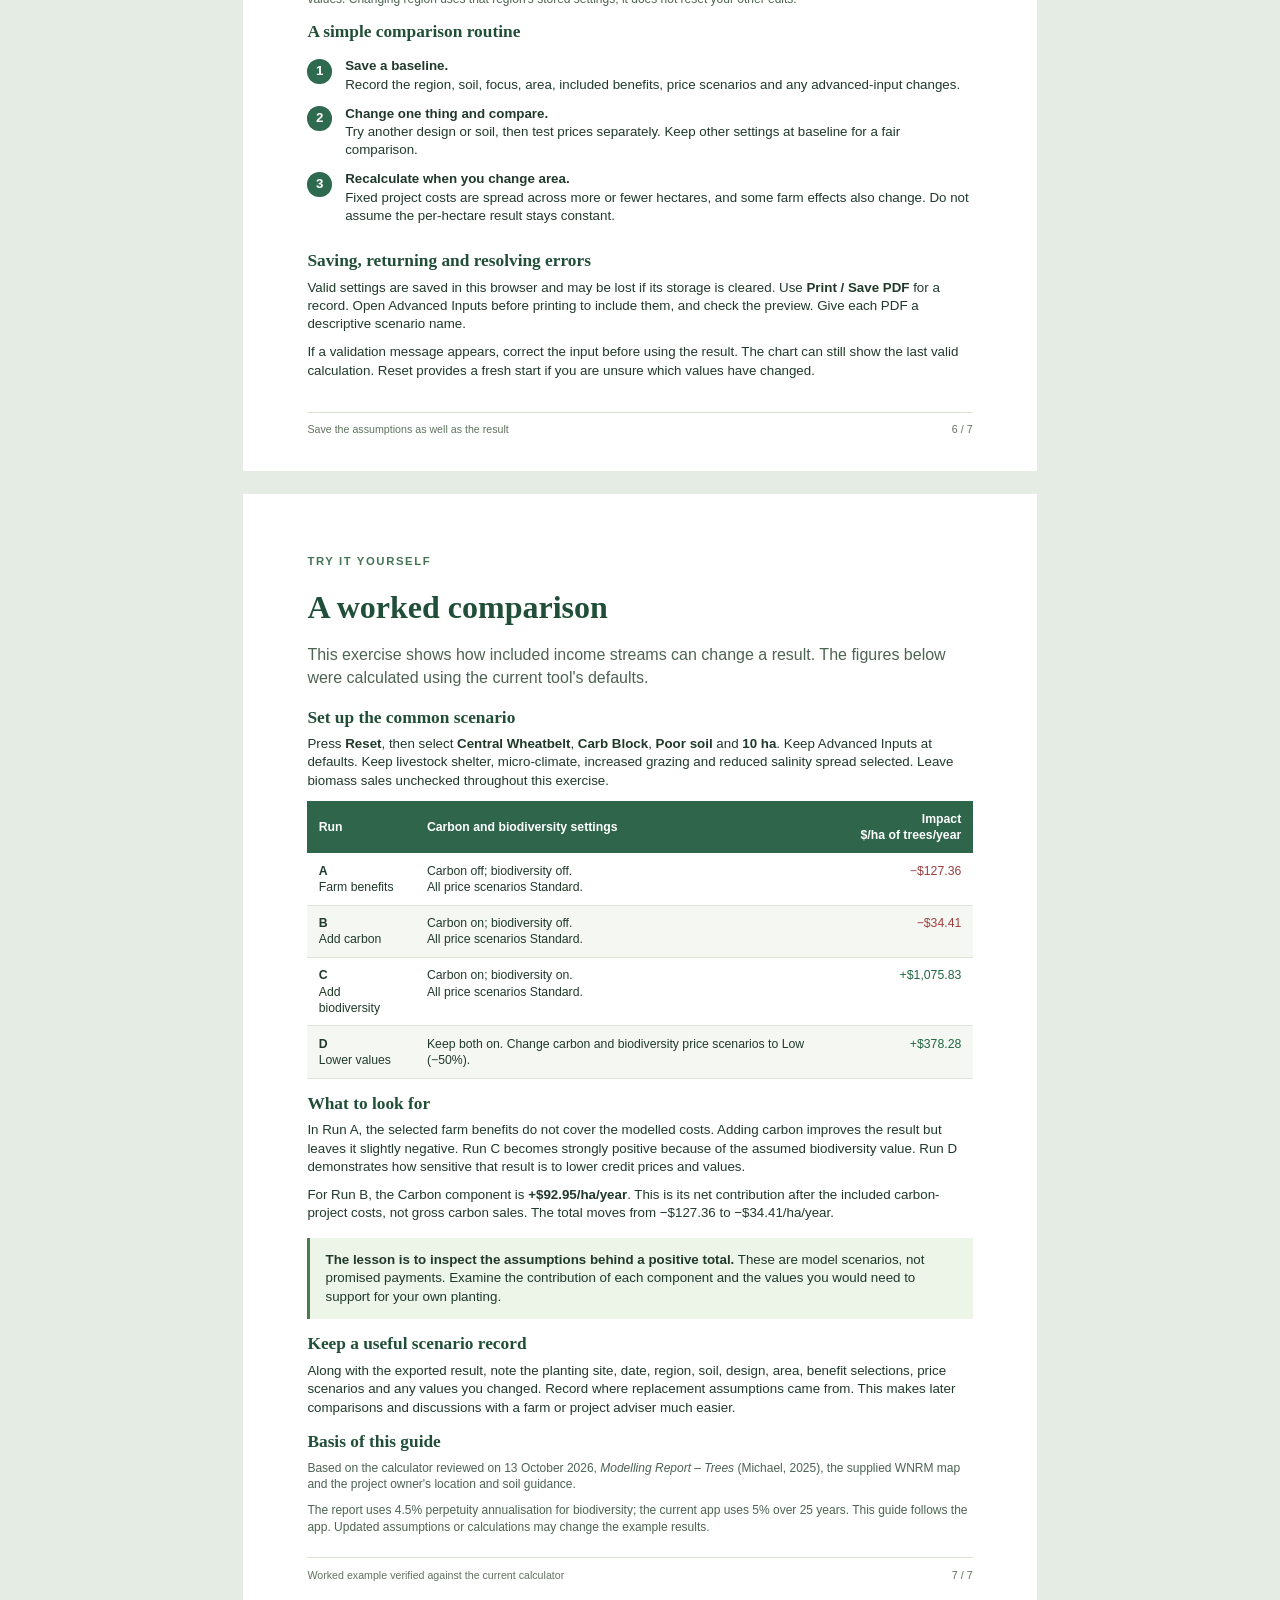
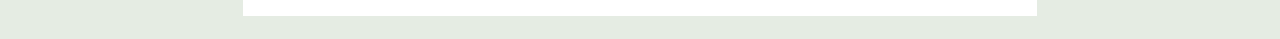
<file: docs/Tree Economics Tool - User Guide.html>
<!doctype html>
<html lang="en">
<head>
<meta charset="utf-8">
<title>On-Farm Tree Economics Tool | User Guide</title>
<style>
@page { size: A4; margin: 0; }
* { box-sizing: border-box; }
body { margin: 0; color: #20392c; background: #e5ece3; font-family: "Segoe UI", Arial, sans-serif; font-size: 10pt; line-height: 1.38; }
.page { width: 210mm; height: 297mm; position: relative; margin: 6mm auto; padding: 16mm 17mm 19mm; background: #fff; break-after: page; overflow: hidden; }
.page:last-child { break-after: auto; }
.eyebrow { font-size: 8.5pt; text-transform: uppercase; letter-spacing: 1.6px; color: #447455; font-weight: 700; margin-bottom: 5mm; }
h1,h2,h3 { color: #214e38; font-family: Georgia, serif; line-height: 1.15; }
h1 { font-size: 30pt; margin: 0 0 4mm; }
h2 { font-size: 24pt; margin: 0 0 5mm; }
h3 { font-size: 13pt; margin: 4mm 0 2mm; }
p { margin: 0 0 2.5mm; }
.lead { font-size: 12pt; color: #4d6353; margin-bottom: 5mm; }
.tag { display: inline-block; border-radius: 4mm; background: #e9f1e5; padding: 1.4mm 3mm; font-size: 8.5pt; margin-bottom: 5mm; }
.callout { padding: 3.5mm 4mm; background: #edf4e8; border-left: 1mm solid #4b7b50; margin: 4mm 0; }
.callout p:last-child { margin-bottom: 0; }
.small { font-size: 9pt; color: #4d6353; }
.muted { color: #4d6353; }
.steps { list-style: none; padding: 0; counter-reset: step; margin: 4mm 0; }
.steps li { counter-increment: step; position: relative; padding: 0 0 2.8mm 10mm; }
.steps li::before { content: counter(step); position: absolute; left: 0; top: 0.5mm; width: 6.5mm; height: 6.5mm; border-radius: 50%; background: #2d6a4f; color: white; text-align: center; font-size: 10pt; line-height: 6.5mm; font-weight: 700; }
.steps strong { display: block; }
.columns { display: grid; grid-template-columns: 1fr 1fr; gap: 5mm; }
table { width: 100%; border-collapse: collapse; margin: 3mm 0 4mm; font-size: 9.2pt; line-height: 1.32; }
th { text-align: left; color: #fff; background: #2e654b; padding: 2.6mm 3mm; font-weight: 600; }
td { padding: 2.5mm 3mm; border-bottom: 0.25mm solid #dce5d7; vertical-align: top; }
tr:nth-child(even) td { background: #f5f8f2; }
.compact td { padding: 2.1mm 3mm; }
.component-table td:first-child { width: 42mm; font-weight: 600; }
.diagram { margin: 4mm 0; padding: 3mm; border: 0.3mm solid #d9e2d3; border-radius: 2mm; }
.diagram img { display: block; width: 100%; height: 44mm; object-fit: contain; }
figcaption { font-size: 8.5pt; color: #526654; margin-top: 2mm; }
.formula { text-align: center; font-size: 13pt; font-weight: 700; padding: 5mm; color: #214e38; background: #edf4e8; border-radius: 2mm; margin: 4mm 0; }
.footer { position: absolute; bottom: 9mm; left: 17mm; right: 17mm; border-top: 0.3mm solid #d9e2d3; padding-top: 2.5mm; display: flex; justify-content: space-between; font-size: 8pt; color: #60735f; }
.number { text-align: right; white-space: nowrap; font-variant-numeric: tabular-nums; }
.negative { color: #9c3e3e; }
.positive { color: #216540; }
.contents { font-size: 9pt; color: #4d6353; border-top: 0.3mm solid #d9e2d3; padding-top: 3mm; margin-top: 4mm; }
@media print { body { background: white; } .page { margin: 0; } * { print-color-adjust: exact; -webkit-print-color-adjust: exact; } }
</style>
</head>
<body>
<section class="page">
  <div class="eyebrow">On-Farm Tree Economics Tool</div>
  <h1>User guide</h1>
  <p class="lead">Getting started, choosing a scenario and understanding the economics of trees on Wheatbelt farms.</p>
  <div class="tag">Guide version 1.0 · 13 October 2026</div>
  <h3>What the tool helps you explore</h3>
  <p>The calculator estimates the change in farm economics from planting trees, allowing for establishment costs, farming production forgone, interactions with nearby land and selected income streams. Use it to compare planting options and see which assumptions drive the result.</p>
  <div class="callout"><p><strong>The main result is dollars per hectare of trees per year.</strong> It is an annualised economic comparison with continuing conventional farming on that land. It is not the farm's total profit or a forecast of cash received each year.</p></div>
  <h3>Your first calculation</h3>
  <ol class="steps">
    <li><strong>Open the calculator and find Scenario Inputs.</strong>Open the collapsed Definitions and Background sections when you need context. Select a small <b>i</b> button for help; close it with ×, Escape or a click outside.</li>
    <li><strong>Select a location that matches production conditions.</strong>Use Central Wheatbelt / Northam for higher production, or Eastern Wheatbelt / Merredin for lower production.</li>
    <li><strong>Choose planting focus, soil and planting area.</strong>Select the proposed design and the soil of the land to be planted. Available areas are 1, 10 and 100 hectares.</li>
    <li><strong>Choose the benefits and price scenarios to explore.</strong>Check the inclusion boxes deliberately. After Reset, all benefits are selected. Start with Standard prices, then try Low and High.</li>
    <li><strong>Keep Advanced Inputs at defaults for a first run.</strong>Change individual assumptions only when you have better information. Existing values should remain filled in.</li>
    <li><strong>Read the result and its component chart.</strong>Results update automatically. Examine the largest costs and benefits, then change one assumption at a time.</li>
    <li><strong>Save a record before trying another scenario.</strong>Use Print / Save PDF and select your browser's PDF destination. Record the scenario settings alongside the result.</li>
  </ol>
  <p class="contents"><strong>In this guide:</strong> Scenario choices · p2 &nbsp; | &nbsp; Fundamentals · p3<br>Reading results · p4 &nbsp; | &nbsp; Advanced inputs and saving · p5 &nbsp; | &nbsp; Worked example · p6</p>
  <div class="footer"><span>On-Farm Tree Economics Tool · User guide</span><span>1 / 7</span></div>
</section>

<section class="page">
  <div class="eyebrow">Choose your scenario</div>
  <h2>Match the land and planting</h2>
  <h3>Location describes representative farming conditions</h3>
  <table>
    <thead><tr><th>Setting</th><th>When to use it</th></tr></thead>
    <tbody>
      <tr><td><strong>Central Wheatbelt — Northam</strong></td><td>Higher-production conditions, including other Wheatbelt areas with comparable production.</td></tr>
      <tr><td><strong>Eastern Wheatbelt — Merredin</strong></td><td>Lower-production conditions, including other Wheatbelt areas with comparable production.</td></tr>
    </tbody>
  </table>
  <p>Choose the closest production match, rather than relying on geography alone. Location mainly affects the farming profit forgone when land is planted to trees. It also changes tree-growth assumptions and several farm benefits.</p>
  <p class="small">The WNRM map is available inside the Location info pop-up. Its sub-region boundaries are for geographic reference; they do not define the calculator's two settings. Apply care outside the Wheatbelt, where the assumptions may be less suitable.</p>
  <h3>Soil refers to the area you intend to plant</h3>
  <p><strong>Good = 100% production potential.</strong> <strong>Poor = 70%</strong> of that crop or pasture production potential under similar regional conditions. Select for the proposed planting site, rather than averaging the entire farm.</p>
  <p class="small">These percentages guide soil selection. The model has separate relationships for farming returns, carbon and biomass; choosing Poor does not reduce every result by exactly 30%.</p>
  <h3>Planting focus sets the design and management</h3>
  <table class="compact">
    <thead><tr><th>Option shown in the tool</th><th>Meaning</th></tr></thead>
    <tbody>
      <tr><td><strong>Carb Block</strong></td><td>Carbon block: trees planted in a broader area, primarily for carbon sequestration.</td></tr>
      <tr><td><strong>Carb Belt</strong></td><td>Carbon belt: narrow strips for carbon sequestration and farm benefits such as livestock shelter.</td></tr>
      <tr><td><strong>Bio Block</strong></td><td>Biodiversity block: a lower-density mix of trees and shrubs focused on biodiversity.</td></tr>
      <tr><td><strong>Harv Belt</strong></td><td>Harvesting belt: tree strips managed for periodic biomass harvesting.</td></tr>
    </tbody>
  </table>
  <p>Planting focus and benefit checkboxes do different jobs. Focus sets planting and management assumptions; checkboxes select the benefits or income streams to include. Biomass harvesting is modelled for Harv Belt; other designs have no harvest profile.</p>
  <div class="columns">
    <div><h3>Planting area</h3><p>Choose <strong>1, 10 or 100 ha</strong> of tree planting, including its side buffers. This is not total farm area or the cropping/grazing area between belts. Area changes fixed costs per hectare and some farm interactions.</p></div>
    <div><h3>Price scenarios</h3><p><strong>Standard</strong> uses the carbon price, biomass price and biodiversity values in Advanced Inputs. <strong>Low</strong> is 50% lower; <strong>High</strong> is 50% higher. They change the relevant price/value, not tree growth, costs or every component of the result.</p></div>
  </div>
  <div class="footer"><span>Choose the closest production conditions</span><span>2 / 7</span></div>
</section>

<section class="page">
  <div class="eyebrow">Customise the comparison</div>
  <h2>Your land cost and price assumptions</h2>
  <h3>Use a site-specific land opportunity cost</h3>
  <p>The AFO estimate remains the starting point. If you have a better estimate for the proposed planting site, open Advanced Inputs and select <strong>Use my own annual land opportunity cost</strong>.</p>
  <ol class="steps">
    <li><strong>Estimate the farming profit forgone.</strong>Consider the best realistic alternative use of the planted land, including grazing if cropping is unproductive. A paddock gross margin may differ from whole-farm profit forgone.</li>
    <li><strong>Enter a positive amount in $/ha/year.</strong>The calculator subtracts this amount. Enter zero if no farming profit is forgone; keep the field filled in while the override is enabled.</li>
    <li><strong>Check the source shown in Results.</strong>It states either AFO model estimate or Custom value, together with the applied annual cost per hectare.</li>
    <li><strong>Turn the option off to restore the model estimate.</strong>Your entered amount is retained for reuse. Reset returns the override and all other inputs to their defaults.</li>
  </ol>
  <div class="callout"><p><strong>This changes one component.</strong> Tree growth, adjacent-paddock effects and other farming interactions still use the selected region, soil and planting design. A custom land cost does not create a fully calibrated model of a saline or otherwise constrained site.</p></div>
  <h3>See and edit the prices being applied</h3>
  <p>The standard carbon price is shown below the Carbon price scenario selector. Select <strong>Edit</strong> to open Advanced Inputs and jump to the base price field. Low and High apply a 50% decrease or increase to that standard price. For example, a standard price of $60/t CO2e gives applied prices of $30, $60 and $90 respectively.</p>
  <p>Biodiversity shows the standard project value for the selected planting focus. Select <strong>Edit</strong> to jump to that focus?s value in Advanced Inputs. These are total values per hectare that are annualised, rather than annual revenue.</p>
  <p>Biomass also shows its standard price per green tonne, with an <strong>Edit</strong> button that jumps to its base price in Advanced Inputs. Changing a price scenario affects the relevant price or value, rather than every cost and benefit.</p>
  <div class="callout"><p><strong>Defaults are modelling assumptions.</strong> They are not current market quotes. Prices are held constant through the modelled period; future escalation and CPI are not added. Enter assumptions supported by your proposed project or use the selectors to test sensitivity.</p></div>
  <h3>Compare before and after</h3>
  <p>Record the original settings and result before applying your own land cost or prices. Change one assumption at a time so you can see its contribution. Include your custom cost and its source in the saved scenario record.</p>
  <div class="footer"><span>Use site information where it provides a better basis</span><span>3 / 7</span></div>
</section>

<section class="page">
  <div class="eyebrow">Tool fundamentals</div>
  <h2>How trees affect farm economics</h2>
  <p class="lead">The calculation brings together direct planting costs, changes to the farming system and possible returns from trees.</p>
  <div class="formula">Annualised benefits + income − annualised costs<br>= economic impact per hectare of trees</div>
  <h3>1. Land already has a productive use</h3>
  <p><strong>Land opportunity cost</strong> is the farming profit forgone by allocating land to trees. It is not the purchase price of the land. More productive sites generally give up more farming income, even where trees also grow better.</p>
  <h3>2. Layout changes interactions with surrounding land</h3>
  <p>Belts provide edges that can shelter livestock, crops and pastures. Trees also compete with nearby plants for water, light and nutrients. Blocks concentrate trees in one area and generally have less edge per hectare than narrow belts. The balance of these effects matters.</p>
  <figure class="diagram">
    <img src="../assets/definitions-figure.png" alt="A single tree belt with two rows, side buffers and competition zones beside open paddock." width="1471" height="597">
    <figcaption>This shows one belt with two tree rows. Inter-row spacing is within the belt. Separate belts have cropping or grazing land between them. Side buffers are included in the tree area: 4 m for belts and 5 m for blocks.</figcaption>
  </figure>
  <h3>3. Benefits depend on where and how trees are used</h3>
  <p>Livestock shelter depends on animals being able to use it and on paddock management. Increased grazing benefits apply to belts in this model; blocks receive zero. Salinity benefits depend on the extra saline area expected and how much contributing recharge area is influenced by trees. These are scenario assumptions to examine.</p>
  <h3>4. The calculator draws on whole-farm modelling</h3>
  <p>Australian Farm Optimisation (AFO) models the interactions among crops, pastures, livestock, land and farm resources. This tool uses pre-calculated AFO values for representative farming systems, combined with calculations for tree costs and returns. Changing inputs does not run a new, fully customised AFO farm model.</p>
  <div class="callout"><p><strong>Use comparisons to understand the decision.</strong> Representative farms provide a useful starting point, but individual farm layouts, management and production can differ. Some benefits, such as aesthetics, are not assigned a dollar value in the tool.</p></div>
  <div class="footer"><span>The layout and farming system both matter</span><span>4 / 7</span></div>
</section>

<section class="page">
  <div class="eyebrow">Understand the result</div>
  <h2>Read the total and its components</h2>
  <p><strong>A positive total</strong> indicates an estimated economic improvement relative to continuing conventional farming on the planted land. <strong>A negative total</strong> indicates an estimated reduction, under the selected assumptions.</p>
  <p>The tool expresses project costs and returns as annual equivalents using a <strong>25-year period and a 5% discount rate</strong>. This allows upfront costs and later returns to be compared. Actual establishment expenditure, credit receipts and harvest income occur at different times.</p>
  <table class="component-table compact">
    <thead><tr><th>Chart component</th><th>What it represents</th></tr></thead>
    <tbody>
      <tr><td>Land opportunity cost</td><td>Farming profit forgone on the tree area. Uses the AFO estimate or your enabled custom value. Always included.</td></tr>
      <tr><td>Tree establishment and maintenance</td><td>Site preparation, seedlings, planting and subsequent management costs, annualised. Always included.</td></tr>
      <tr><td>Livestock shelter</td><td>Modelled livestock production benefit from shelter, when selected.</td></tr>
      <tr><td>Adjacent paddock interaction</td><td>The modelled balance of shelter and competition effects on nearby production. Always included.</td></tr>
      <tr><td>Carbon</td><td>Carbon income less the included monitoring, auditing and setup costs, when selected.</td></tr>
      <tr><td>Biodiversity</td><td>The assumed biodiversity value, annualised, less included monitoring and setup costs, when selected.</td></tr>
      <tr><td>Biomass harvesting</td><td>Biomass sales less harvesting and road transport costs, when selected and supported by the planting design.</td></tr>
      <tr><td>Micro-climate</td><td>Modelled economic benefit from the production-increase assumption, when selected.</td></tr>
      <tr><td>Increased grazing</td><td>Additional grazing value associated with reduced erosion risk. Applies to belts when selected.</td></tr>
      <tr><td>Reduced salinity spread</td><td>Value of limiting further salinity spread through the assumed influence on recharge area, when selected.</td></tr>
    </tbody>
  </table>
  <p class="small">The chart shows costs in red and benefits in green. Carbon, biodiversity and biomass are net components: they can be negative if the included costs exceed returns. An unchecked optional component contributes zero.</p>
  <div class="callout"><p><strong>From per hectare to planting-wide impact</strong><br>If a selected 10 ha scenario shows +$100/ha of trees/year, its equivalent annual impact across that planting is approximately <strong>+$1,000/year</strong>. This is an illustration of the units, not a forecast of annual cash receipts.</p></div>
  <h3>Three useful checks</h3>
  <p>Identify the largest cost and benefit. Compare the result with carbon and biodiversity switched off. Then try lower prices or values to see how much the conclusion changes.</p>
  <p class="small">Selecting an income stream explores that assumption; it does not establish that a particular planting qualifies for a payment or that the modelled price will be available.</p>
  <div class="footer"><span>Economic impact is an annual equivalent, not a cash-flow schedule</span><span>5 / 7</span></div>
</section>

<section class="page">
  <div class="eyebrow">Refine and record</div>
  <h2>Advanced inputs and comparisons</h2>
  <p>Advanced Inputs are pre-filled with defaults. You can keep them for an initial comparison or change only the values for which you have better information. Results combine those changes with the remaining settings.</p>
  <div class="callout"><p><strong>Keep existing values filled in.</strong> Blanks become zero; they do not restore defaults and can change results or trigger errors. <strong>Reset</strong> restores all inputs, scenario selections and benefit checkboxes.</p></div>
  <h3>Where to find better assumptions</h3>
  <table class="compact">
    <thead><tr><th>Input group</th><th>Possible source and how to use it</th></tr></thead>
    <tbody>
      <tr><td>Preparation, seedlings and planting</td><td>Farm records, nursery prices and contractor quotes. Check whether figures are per hectare, plant, day or hour.</td></tr>
      <tr><td>Maintenance</td><td>Expected weed control and fertiliser costs. Distinguish initial, Year 1 and ongoing costs.</td></tr>
      <tr><td>Carbon and biodiversity</td><td>Project-specific estimates of yields, value, setup and monitoring costs. Total Project Value ($/ha) is a total assumed project value per hectare that the tool annualises; it is not annual income.</td></tr>
      <tr><td>Biomass harvesting</td><td>Yield estimates, buyer prices, harvesting quotes and distance to the processor. “Green tonnes” are fresh biomass weight. Yield is entered as an annual average; harvest receipts occur periodically.</td></tr>
      <tr><td>Micro-climate and salinity</td><td>Site assessment or supporting modelling. Keep defaults where you do not have a stronger basis for changing the assumed production increase or recharge effects.</td></tr>
    </tbody>
  </table>
  <p class="small">Percentage fields use percentage numbers: enter 10 for 10%, not 0.10. Fields specific to a region show the selected region's values. Changing region uses that region's stored settings; it does not reset your other edits.</p>
  <h3>A simple comparison routine</h3>
  <ol class="steps">
    <li><strong>Save a baseline.</strong>Record the region, soil, focus, area, included benefits, price scenarios and any advanced-input changes.</li>
    <li><strong>Change one thing and compare.</strong>Try another design or soil, then test prices separately. Keep other settings at baseline for a fair comparison.</li>
    <li><strong>Recalculate when you change area.</strong>Fixed project costs are spread across more or fewer hectares, and some farm effects also change. Do not assume the per-hectare result stays constant.</li>
  </ol>
  <h3>Saving, returning and resolving errors</h3>
  <p>Valid settings are saved in this browser and may be lost if its storage is cleared. Use <strong>Print / Save PDF</strong> for a record. Open Advanced Inputs before printing to include them, and check the preview. Give each PDF a descriptive scenario name.</p>
  <p>If a validation message appears, correct the input before using the result. The chart can still show the last valid calculation. Reset provides a fresh start if you are unsure which values have changed.</p>
  <div class="footer"><span>Save the assumptions as well as the result</span><span>6 / 7</span></div>
</section>

<section class="page">
  <div class="eyebrow">Try it yourself</div>
  <h2>A worked comparison</h2>
  <p class="lead">This exercise shows how included income streams can change a result. The figures below were calculated using the current tool's defaults.</p>
  <h3>Set up the common scenario</h3>
  <p>Press <strong>Reset</strong>, then select <strong>Central Wheatbelt</strong>, <strong>Carb Block</strong>, <strong>Poor soil</strong> and <strong>10 ha</strong>. Keep Advanced Inputs at defaults. Keep livestock shelter, micro-climate, increased grazing and reduced salinity spread selected. Leave biomass sales unchecked throughout this exercise.</p>
  <table>
    <thead><tr><th>Run</th><th>Carbon and biodiversity settings</th><th class="number">Impact<br>$/ha of trees/year</th></tr></thead>
    <tbody>
      <tr><td><strong>A</strong><br>Farm benefits</td><td>Carbon off; biodiversity off.<br>All price scenarios Standard.</td><td class="number negative">−$127.36</td></tr>
      <tr><td><strong>B</strong><br>Add carbon</td><td>Carbon on; biodiversity off.<br>All price scenarios Standard.</td><td class="number negative">−$34.41</td></tr>
      <tr><td><strong>C</strong><br>Add biodiversity</td><td>Carbon on; biodiversity on.<br>All price scenarios Standard.</td><td class="number positive">+$1,075.83</td></tr>
      <tr><td><strong>D</strong><br>Lower values</td><td>Keep both on. Change carbon and biodiversity price scenarios to Low (−50%).</td><td class="number positive">+$378.28</td></tr>
    </tbody>
  </table>
  <h3>What to look for</h3>
  <p>In Run A, the selected farm benefits do not cover the modelled costs. Adding carbon improves the result but leaves it slightly negative. Run C becomes strongly positive because of the assumed biodiversity value. Run D demonstrates how sensitive that result is to lower credit prices and values.</p>
  <p>For Run B, the Carbon component is <strong>+$92.95/ha/year</strong>. This is its net contribution after the included carbon-project costs, not gross carbon sales. The total moves from −$127.36 to −$34.41/ha/year.</p>
  <div class="callout"><p><strong>The lesson is to inspect the assumptions behind a positive total.</strong> These are model scenarios, not promised payments. Examine the contribution of each component and the values you would need to support for your own planting.</p></div>
  <h3>Keep a useful scenario record</h3>
  <p>Along with the exported result, note the planting site, date, region, soil, design, area, benefit selections, price scenarios and any values you changed. Record where replacement assumptions came from. This makes later comparisons and discussions with a farm or project adviser much easier.</p>
  <h3>Basis of this guide</h3>
  <p class="small">Based on the calculator reviewed on 13 October 2026, <em>Modelling Report – Trees</em> (Michael, 2025), the supplied WNRM map and the project owner's location and soil guidance.</p>
  <p class="small">The report uses 4.5% perpetuity annualisation for biodiversity; the current app uses 5% over 25 years. This guide follows the app. Updated assumptions or calculations may change the example results.</p>
  <div class="footer"><span>Worked example verified against the current calculator</span><span>7 / 7</span></div>
</section>
</body>
</html>
</file>
<file: styles.css>
:root {
  --bg-a: #f1f5ed;
  --bg-b: #d7e6d2;
  --ink: #1a2b1e;
  --muted: #4f6757;
  --panel: #ffffff;
  --line: #d6dfd3;
  --brand: #2d6a4f;
  --brand-deep: #1f4a37;
  --good: #166534;
  --shadow: 0 14px 40px rgba(31, 74, 55, 0.12);
}

* {
  box-sizing: border-box;
}

body {
  margin: 0;
  min-height: 100vh;
  font-family: "Manrope", "Segoe UI", sans-serif;
  color: var(--ink);
  background:
    radial-gradient(circle at 0% 0%, #eef6dd 0%, transparent 35%),
    radial-gradient(circle at 100% 0%, #d7efe1 0%, transparent 30%),
    linear-gradient(170deg, var(--bg-a), var(--bg-b));
}

.app {
  max-width: 1100px;
  margin: 0 auto;
  padding: 2rem 1rem 3rem;
  display: grid;
  gap: 1rem;
}

.hero {
  padding: 1rem;
}

.eyebrow {
  margin: 0;
  letter-spacing: 0.14em;
  text-transform: uppercase;
  font-size: 0.74rem;
  color: var(--muted);
}

h1, h2 {
  font-family: "Fraunces", Georgia, serif;
  margin: 0.3rem 0 0;
}

h1 {
  font-size: clamp(1.8rem, 3vw, 2.9rem);
}

h2 {
  font-size: 1.5rem;
  margin-bottom: 1rem;
}

.subhead {
  margin-top: 0.65rem;
  max-width: 70ch;
  color: var(--muted);
}

.background-grid {
  margin-top: 1rem;
  display: grid;
  gap: 0.75rem;
  grid-template-columns: repeat(2, minmax(0, 1fr));
}

.background-card {
  border: 1px solid var(--line);
  border-radius: 12px;
  background: #fff;
  padding: 0.85rem;
}

.background-card h3 {
  margin: 0 0 0.35rem;
  font-size: 1rem;
  font-family: "Fraunces", Georgia, serif;
}

.background-card p {
  margin: 0.35rem 0 0;
  color: var(--muted);
  font-size: 0.93rem;
  line-height: 1.45;
}

.model-note {
  margin-top: 1rem;
}

.interaction-table-wrap {
  margin-top: 0.85rem;
}

.interaction-table {
  min-width: 720px;
}

.interaction-details {
  margin-top: 0.85rem;
}

.inline-figure {
  margin: 0.7rem 0 0;
}

.inline-figure img {
  width: 100%;
  height: auto;
  display: block;
  border-radius: 8px;
  border: 1px solid var(--line);
}

.definition-figure {
  margin: 1rem 0 0;
  border: 1px solid var(--line);
  border-radius: 12px;
  padding: 0.65rem;
  background: #fff;
}

.definition-figure img {
  width: 100%;
  height: auto;
  display: block;
  border-radius: 8px;
}

.definition-figure figcaption {
  margin-top: 0.55rem;
  color: var(--muted);
  font-size: 0.9rem;
}

.panel {
  min-width: 0;
  background: color-mix(in hsl, var(--panel), #ffffff 15%);
  border: 1px solid var(--line);
  border-radius: 18px;
  padding: 1.15rem;
  box-shadow: var(--shadow);
}

.field-grid {
  display: grid;
  grid-template-columns: repeat(2, minmax(0, 1fr));
  gap: 0.85rem;
}

.four-col {
  grid-template-columns: repeat(4, minmax(0, 1fr));
  margin: 0.35rem 0;
}

.field {
  display: grid;
  min-width: 0;
  align-content: start;
  gap: 0.4rem;
  font-size: 0.95rem;
}

.label-with-info {
  display: flex;
  align-items: center;
  gap: 0.45rem;
}

.field .label-with-info label {
  color: var(--muted);
  font-weight: 600;
}

.input-note {
  color: var(--muted);
  font-size: 0.9rem;
  line-height: 1.5;
}



.override-toggle {
  display: flex;
  gap: 0.45rem;
  align-items: center;
  margin-bottom: 0.8rem;
}

input:disabled {
  color: var(--muted);
  background: #edf1eb;
}

.info-button {
  display: inline-flex;
  align-items: center;
  justify-content: center;
  flex-shrink: 0;
  width: 1.65rem;
  height: 1.65rem;
  padding: 0;
  border: 1px solid #bcc8be;
  border-radius: 50%;
  background: #eef5ec;
  color: var(--brand-deep);
  font: 700 0.85rem Georgia, serif;
  cursor: pointer;
  vertical-align: middle;
}

.info-button:hover,
.popover-close:hover {
  background: #d4e2d7;
}

.info-button:focus-visible,
.popover-close:focus-visible {
  outline: 3px solid var(--brand);
  outline-offset: 3px;
}

.info-popover {
  width: min(32rem, calc(100vw - 2rem));
  max-height: calc(100dvh - 2rem);
  margin: auto;
  padding: 1.15rem;
  overflow-y: auto;
  border: 1px solid var(--line);
  border-radius: 14px;
  color: var(--ink);
  background: #fff;
  box-shadow: 0 18px 60px rgba(31, 74, 55, 0.25);
}

.info-popover::backdrop {
  background: rgba(26, 43, 30, 0.12);
}

.popover-heading {
  display: flex;
  align-items: start;
  justify-content: space-between;
  gap: 0.8rem;
  margin-bottom: 0.8rem;
}

.popover-heading h2 {
  margin: 0;
  font-size: 1.2rem;
}

.popover-close {
  flex-shrink: 0;
  width: 2rem;
  height: 2rem;
  padding: 0;
  border: 0;
  border-radius: 50%;
  color: var(--brand-deep);
  background: #eef5ec;
  font: 1.5rem/1 sans-serif;
  cursor: pointer;
}

.info-popover p {
  margin: 0.65rem 0 0;
  color: var(--muted);
  font-size: 0.93rem;
  line-height: 1.5;
}

.location-popover {
  width: min(42rem, calc(100vw - 2rem));
}

.map-key {
  display: grid;
  gap: 0.7rem;
  margin: 0.75rem 0;
}

.map-key strong {
  display: block;
  margin-bottom: 0.15rem;
}

.map-key-central {
  color: #286447;
}

.map-key-eastern {
  color: #936627;
}

.region-input[hidden] {
  display: none;
}

.field span {
  color: var(--muted);
  font-weight: 600;
}

input[type="number"] {
  width: 100%;
  padding: 0.66rem 0.7rem;
  border: 1px solid #bcc8be;
  border-radius: 10px;
  font: inherit;
}

select {
  width: 100%;
  padding: 0.66rem 0.7rem;
  border: 1px solid #bcc8be;
  border-radius: 10px;
  font: inherit;
  background: #fff;
}

input[type="number"]:focus-visible,
select:focus-visible {
  outline: 3px solid color-mix(in srgb, var(--brand) 25%, transparent);
  border-color: var(--brand);
}

.check-grid {
  display: grid;
  grid-template-columns: repeat(2, minmax(0, 1fr));
  gap: 0.5rem;
  margin-top: 1rem;
  font-size: 0.95rem;
}

.check-grid label {
  display: flex;
  gap: 0.45rem;
  align-items: center;
}

details {
  margin-top: 1rem;
  border: 1px dashed var(--line);
  border-radius: 12px;
  padding: 0.6rem;
  background: #fcfefb;
}

summary {
  cursor: pointer;
  font-weight: 700;
  color: var(--brand-deep);
  margin-bottom: 0.75rem;
}

.guide-link {
  color: var(--brand-deep);
  font-weight: 700;
  text-underline-offset: 0.2em;
}

.intro-panel {
  margin-top: 0;
  padding: 1.15rem;
  border: 1px solid var(--line);
  background: var(--panel);
}

.intro-panel > summary {
  display: flex;
  align-items: center;
  gap: 0.65rem;
  margin-bottom: 0;
  list-style: none;
}

.intro-panel > summary::-webkit-details-marker {
  display: none;
}

.intro-panel > summary::before {
  content: "\25B6";
  font-size: 0.75rem;
}

.intro-panel[open] > summary::before {
  transform: rotate(90deg);
}

.intro-panel[open] > summary {
  margin-bottom: 1rem;
}

.intro-panel > summary h2 {
  margin: 0;
  font-size: 1.25rem;
}

.intro-panel > summary:focus-visible,
.guide-link:focus-visible {
  outline: 3px solid var(--brand);
  outline-offset: 4px;
  border-radius: 4px;
}

.assumption-group {
  border: 1px solid var(--line);
  border-radius: 12px;
  padding: 0.8rem;
  margin: 0.8rem 0 0;
  background: #ffffff;
}

.assumption-group legend {
  padding: 0 0.35rem;
  color: var(--brand-deep);
  font-weight: 700;
}

.actions {
  margin-top: 1rem;
  display: flex;
  gap: 0.65rem;
}

.btn {
  cursor: pointer;
  border: 0;
  border-radius: 999px;
  padding: 0.58rem 1rem;
  background: var(--brand);
  color: #fff;
  font: inherit;
  font-weight: 700;
}

.btn:hover {
  background: var(--brand-deep);
}

.btn-quiet {
  background: #e7efe8;
  color: var(--ink);
}

.btn-quiet:hover {
  background: #d4e2d7;
}

.validation-message {
  min-height: 1.25rem;
  margin: 0.75rem 0 0;
  color: #8d2d2d;
  font-size: 0.92rem;
}

.results-grid {
  display: grid;
  grid-template-columns: repeat(2, minmax(0, 1fr));
  gap: 0.8rem;
}

.results-grid > :only-child {
  grid-column: 1 / -1;
}

.result-card {
  border: 1px solid var(--line);
  border-radius: 14px;
  padding: 0.9rem;
  background: #fff;
}

.label {
  margin: 0;
  color: var(--muted);
  font-size: 0.9rem;
}

.value {
  margin: 0.4rem 0 0;
  font-size: 1.4rem;
  font-weight: 700;
  color: var(--good);
}

.value.negative {
  color: #a63d40;
}

.component-chart-card {
  margin: 1rem 0 0;
  padding: 1rem;
  border: 1px solid var(--line);
  border-radius: 14px;
  background: #fff;
  overflow-x: auto;
}

.chart-heading {
  min-width: 680px;
  display: flex;
  justify-content: space-between;
  align-items: center;
  gap: 1rem;
  margin-bottom: 0.9rem;
}

.chart-heading figcaption {
  font-family: "Fraunces", Georgia, serif;
  font-weight: 700;
}

.chart-legend {
  display: flex;
  gap: 1rem;
  color: var(--muted);
  font-size: 0.82rem;
}

.chart-legend span {
  display: inline-flex;
  align-items: center;
  gap: 0.35rem;
}

.legend-swatch {
  width: 0.75rem;
  height: 0.75rem;
  border-radius: 3px;
}

.legend-swatch.cost,
.chart-bar.cost {
  background: linear-gradient(90deg, #d97772, #a63d40);
}

.legend-swatch.benefit,
.chart-bar.benefit {
  background: linear-gradient(90deg, #3d8b63, #72b788);
}

.component-chart {
  min-width: 680px;
  display: grid;
  gap: 0.48rem;
}

.chart-row {
  display: grid;
  grid-template-columns: minmax(150px, 1.15fr) minmax(320px, 2.5fr) minmax(105px, 0.75fr);
  align-items: center;
  gap: 0.8rem;
  min-height: 1.75rem;
}

.chart-label,
.chart-value {
  font-size: 0.84rem;
}

.chart-label {
  color: var(--ink);
}

.chart-value {
  text-align: right;
  font-variant-numeric: tabular-nums;
  font-weight: 700;
}

.chart-value.cost {
  color: #8f3033;
}

.chart-value.benefit {
  color: var(--good);
}

.chart-track {
  position: relative;
  display: block;
  height: 1.15rem;
  border-radius: 6px;
  background: linear-gradient(90deg, #fbf4f3 0 49.8%, #d4ddd2 49.8% 50.2%, #f3f8f3 50.2% 100%);
  overflow: hidden;
}

.chart-bar {
  position: absolute;
  top: 0.15rem;
  bottom: 0.15rem;
  min-width: 2px;
}

.chart-bar.cost {
  right: 50%;
  border-radius: 5px 0 0 5px;
}

.chart-bar.benefit {
  left: 50%;
  border-radius: 0 5px 5px 0;
}

.table-wrap {
  overflow-x: auto;
  margin-top: 1rem;
}

table {
  width: 100%;
  border-collapse: collapse;
  min-width: 640px;
  background: #fff;
}

caption {
  text-align: left;
  font-weight: 700;
  margin-bottom: 0.5rem;
}

th, td {
  border-bottom: 1px solid var(--line);
  padding: 0.6rem;
  text-align: left;
  font-size: 0.92rem;
}

th {
  color: var(--muted);
  font-weight: 700;
}

@media (max-width: 780px) {
  .field-grid, .results-grid, .check-grid, .background-grid {
    grid-template-columns: 1fr;
  }
}

@media print {
  body {
    background: #fff;
  }

  .app {
    max-width: 100%;
    padding: 0;
  }

  .panel {
    box-shadow: none;
  }

  .actions, .validation-message, .info-button, .info-popover {
    display: none;
  }
}

.price-note {
  display: flex;
  align-items: baseline;
  flex-wrap: wrap;
  gap: 0.5rem;
}

.price-edit {
  padding: 0;
  border: 0;
  background: transparent;
  color: var(--brand);
  font: inherit;
  font-size: 0.9rem;
  text-decoration: underline;
  cursor: pointer;
}
</file>
